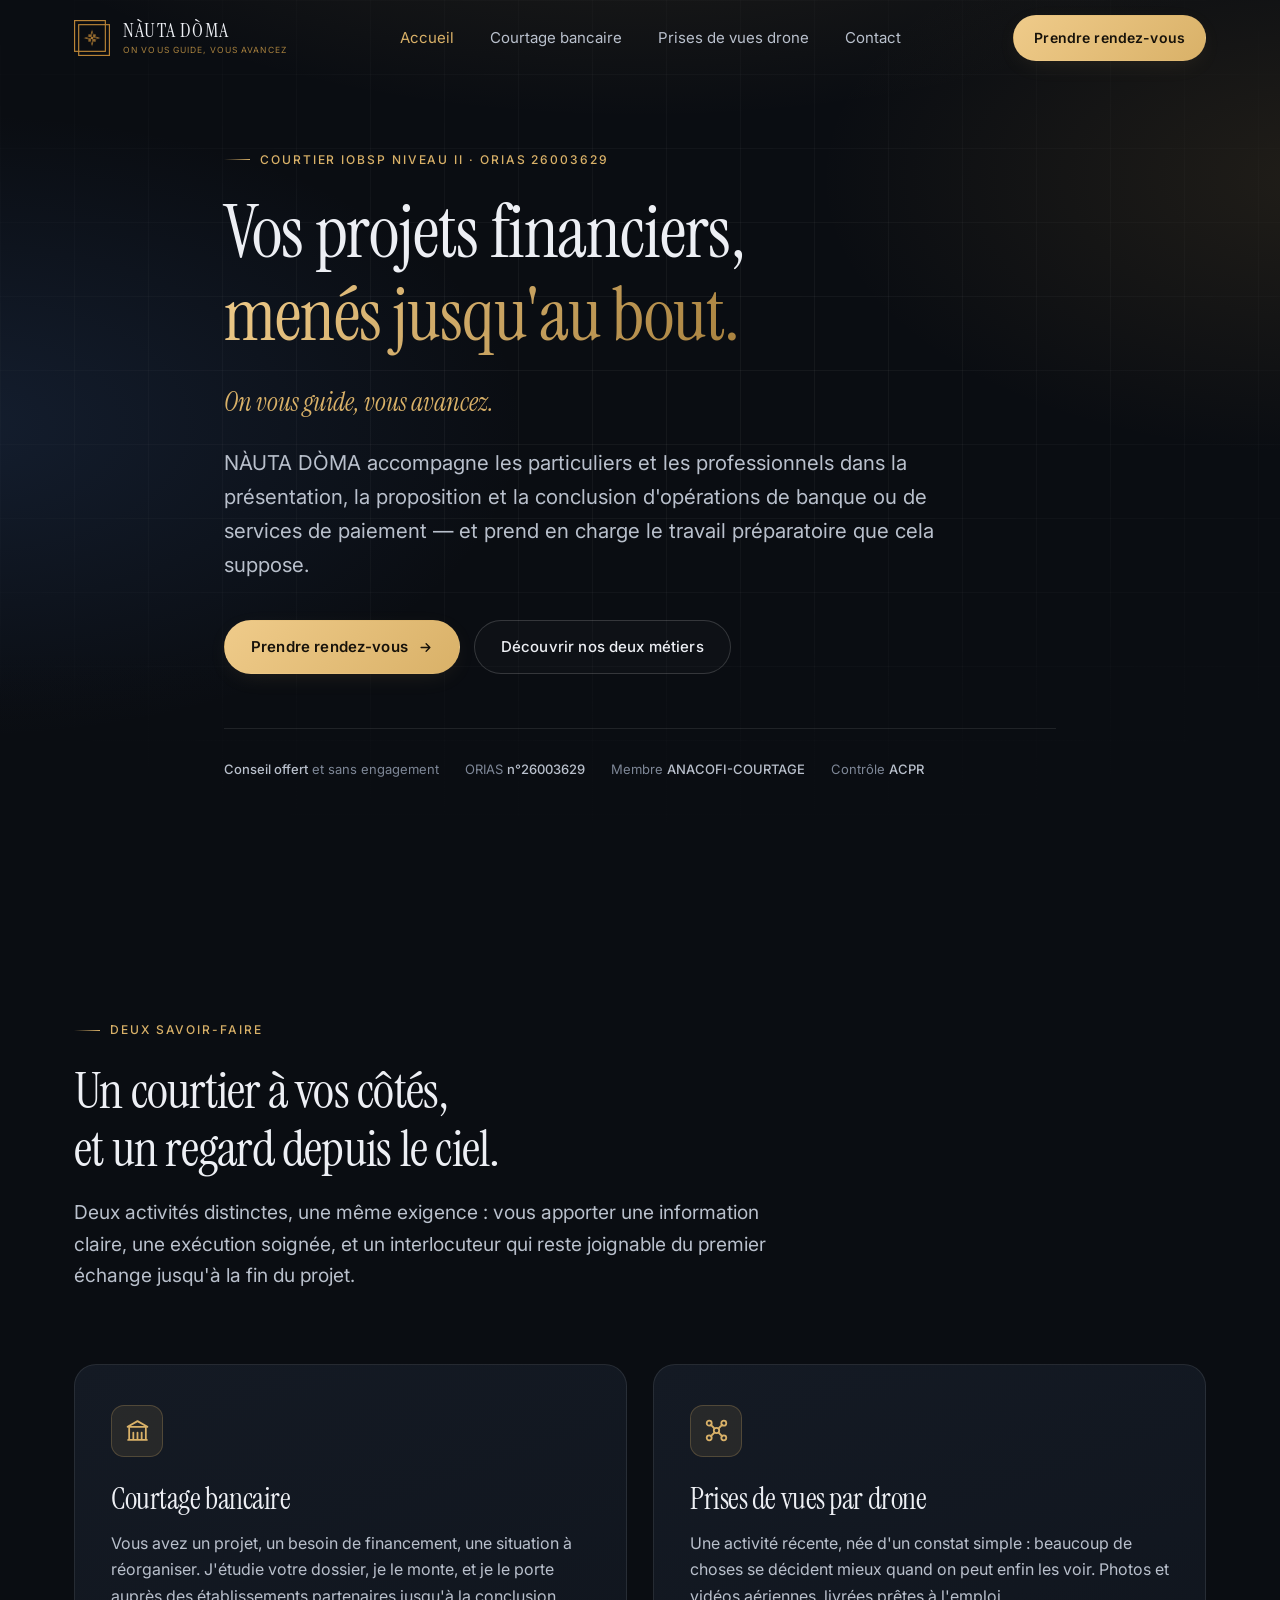
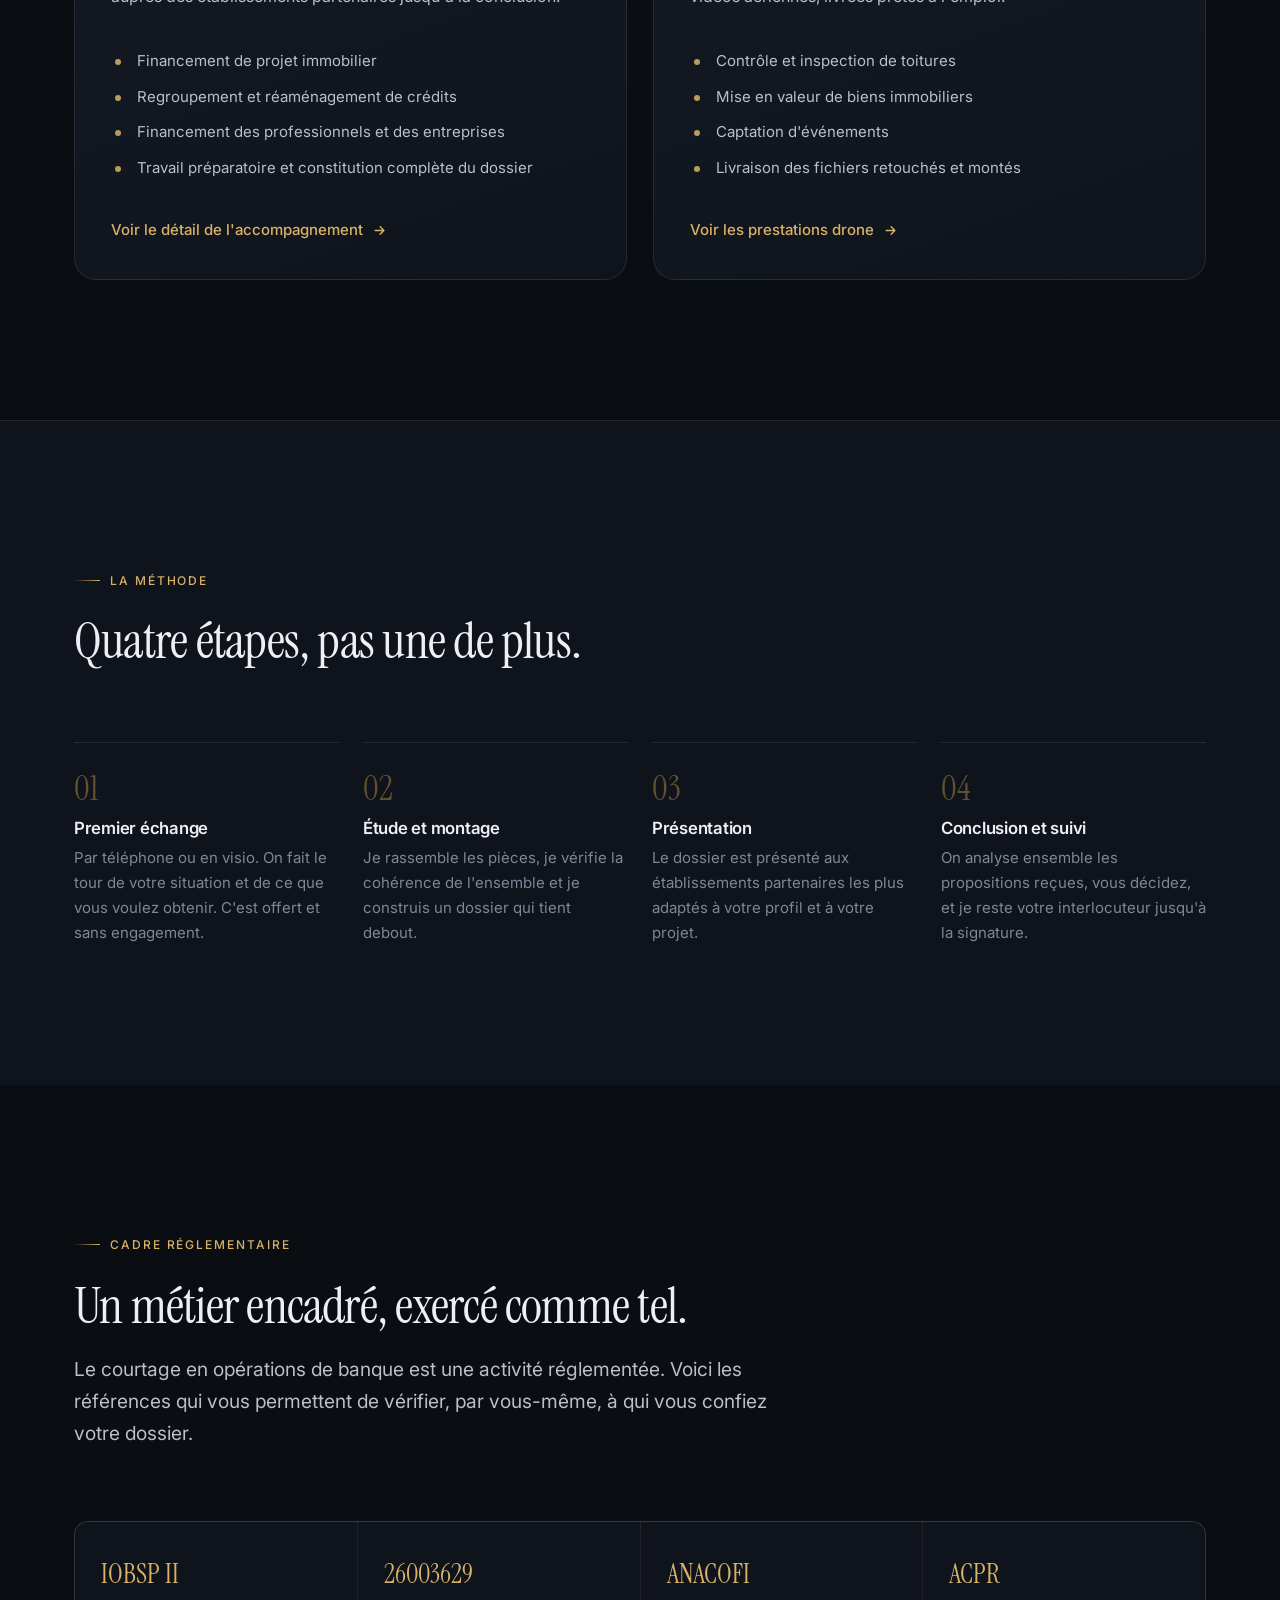
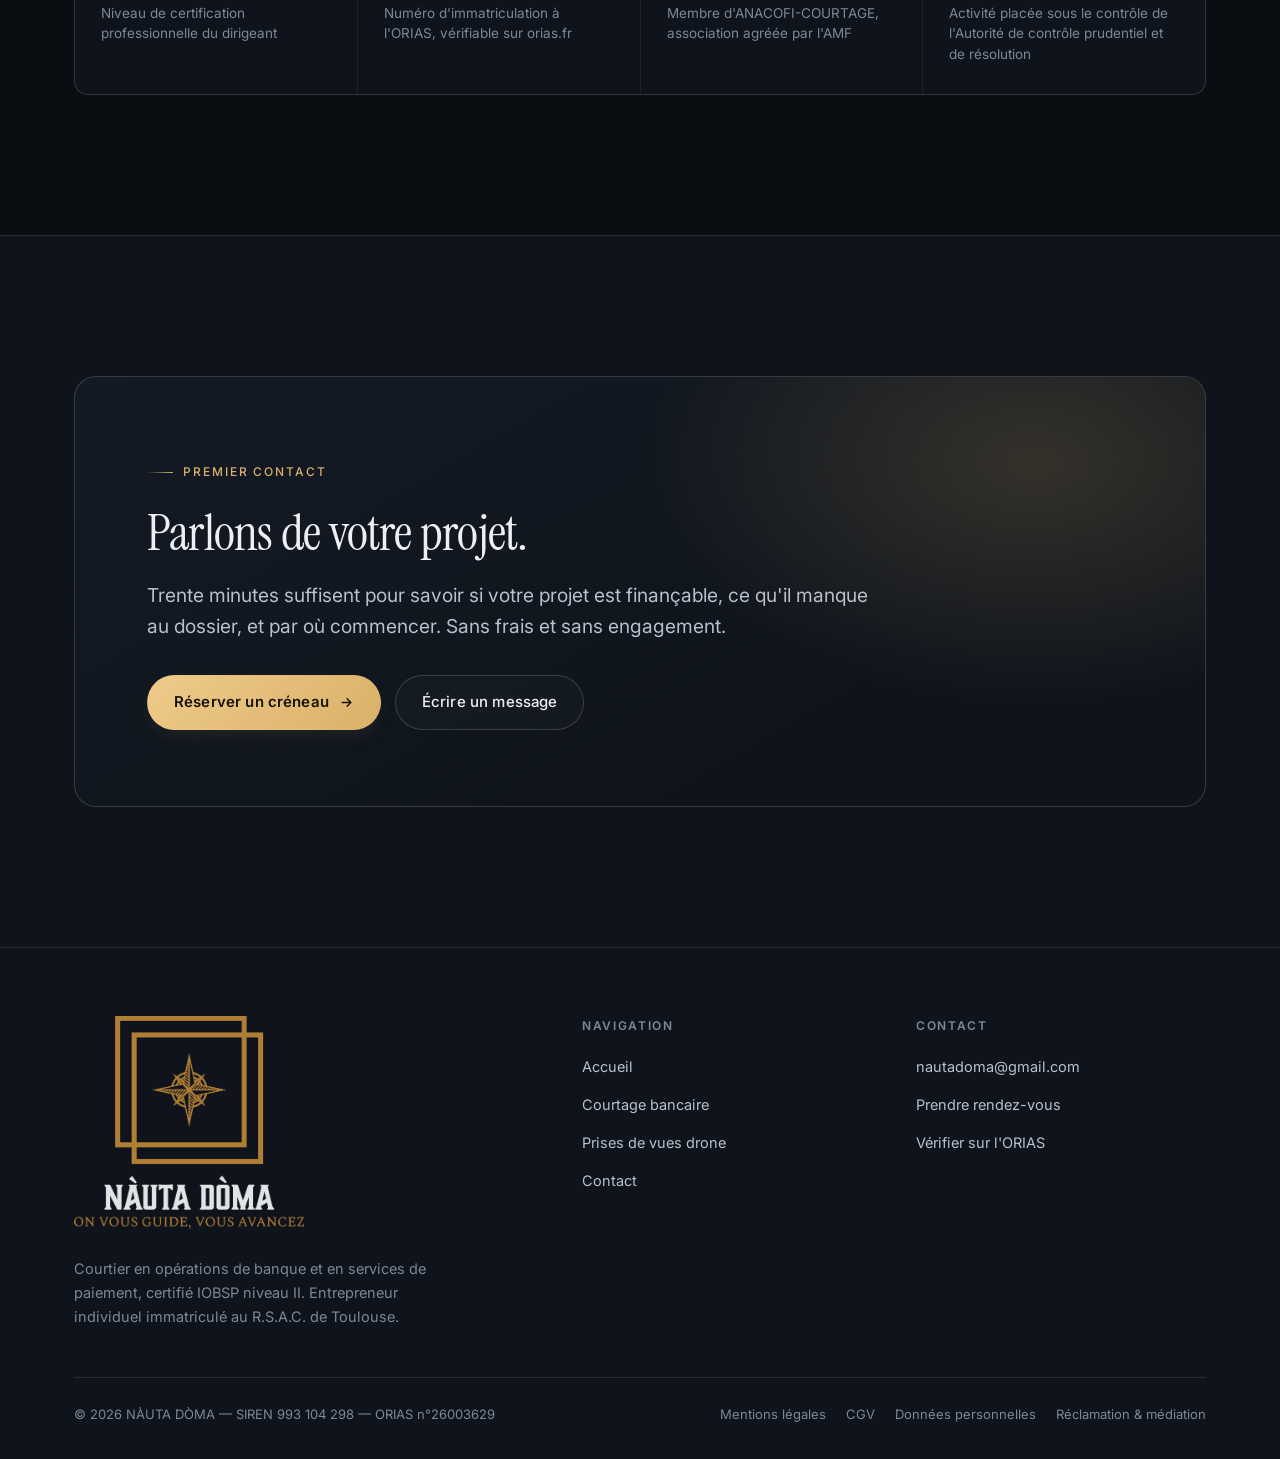
<file: index.html>
<!DOCTYPE html>
<html lang="fr">
<head>
<meta charset="utf-8">
<meta name="viewport" content="width=device-width, initial-scale=1">
<title>NÀUTA DÒMA — Courtage bancaire IOBSP & prises de vues par drone</title>
<meta name="description" content="Courtier en opérations de banque certifié IOBSP niveau II (ORIAS 26003629). Financement de vos projets, montage de dossier, et prises de vues par drone : inspection de toitures, valorisation de biens, événements.">
<link rel="canonical" href="https://nautadoma.com/">
<meta name="theme-color" content="#0A0D12">

<meta property="og:type" content="website">
<meta property="og:locale" content="fr_FR">
<meta property="og:site_name" content="NÀUTA DÒMA">
<meta property="og:title" content="NÀUTA DÒMA — Courtage bancaire & prises de vues par drone">
<meta property="og:description" content="Un interlocuteur unique pour financer vos projets, et un regard depuis le ciel pour vos biens.">
<meta property="og:url" content="https://nautadoma.com/">
<meta property="og:image" content="https://nautadoma.com/assets/img/logo-complet-clair.png">

<link rel="icon" href="assets/img/favicon.png" type="image/png">
<link rel="apple-touch-icon" href="assets/img/apple-touch-icon.png">
<link rel="preconnect" href="https://fonts.googleapis.com">
<link rel="preconnect" href="https://fonts.gstatic.com" crossorigin>
<link href="https://fonts.googleapis.com/css2?family=Instrument+Serif:ital@0;1&family=Inter:wght@400;500;600&display=swap" rel="stylesheet">
<link rel="stylesheet" href="assets/css/style.css">

<script type="application/ld+json">
{
  "@context": "https://schema.org",
  "@type": "FinancialService",
  "name": "NAUTA DOMA",
  "alternateName": "NÀUTA DÒMA",
  "slogan": "On vous guide, vous avancez",
  "logo": "https://nautadoma.com/assets/img/logo-complet-clair.png",
  "url": "https://nautadoma.com/",
  "email": "nautadoma@gmail.com",
  "description": "Courtier en opérations de banque et en services de paiement, certifié IOBSP niveau II. Prises de vues par drone.",
  "address": { "@type": "PostalAddress", "addressLocality": "Nailoux", "postalCode": "31560", "addressCountry": "FR" },
  "identifier": [
    { "@type": "PropertyValue", "name": "SIREN", "value": "993104298" },
    { "@type": "PropertyValue", "name": "ORIAS", "value": "26003629" }
  ]
}
</script>
</head>
<body>

<header class="site-header">
  <div class="wrap nav">
    <a class="brand" href="index.html" aria-label="NÀUTA DÒMA — accueil">
      <img class="brand__mark" src="assets/img/logo-emblem.png" alt="" width="36" height="36" decoding="async">
      <span class="brand__text">
        <span class="brand__name">NÀUTA DÒMA</span>
        <span class="brand__sub">On vous guide, vous avancez</span>
      </span>
    </a>

    <nav class="nav__links" id="menu" aria-label="Navigation principale">
      <a href="index.html" class="is-active">Accueil</a>
      <a href="courtage.html">Courtage bancaire</a>
      <a href="drone.html">Prises de vues drone</a>
      <a href="contact.html">Contact</a>
    </nav>

    <div class="nav__cta">
      <a class="btn btn--gold btn--sm" href="https://calendly.com/nautadoma" target="_blank" rel="noopener">Prendre rendez-vous</a>
      <button class="nav__toggle" type="button" aria-expanded="false" aria-controls="menu" aria-label="Ouvrir le menu"><span></span></button>
    </div>
  </div>
</header>

<main>

  <!-- ============================ HERO ============================ -->
  <section class="hero">
    <div class="hero__bg" aria-hidden="true">
      <div class="hero__grid"></div>
      <div class="hero__fade"></div>
    </div>

    <div class="wrap hero__inner">
      <span class="eyebrow reveal">Courtier IOBSP niveau II · ORIAS 26003629</span>

      <h1 class="h1 reveal" data-delay="1">
        Vos projets financiers,<br><em>menés jusqu'au bout.</em>
      </h1>

      <p class="hero__tagline reveal" data-delay="2">On vous guide, vous avancez.</p>

      <p class="hero__lead reveal" data-delay="2">
        NÀUTA DÒMA accompagne les particuliers et les professionnels dans la présentation,
        la proposition et la conclusion d'opérations de banque ou de services de paiement —
        et prend en charge le travail préparatoire que cela suppose.
      </p>

      <div class="hero__actions reveal" data-delay="3">
        <a class="btn btn--gold" href="https://calendly.com/nautadoma" target="_blank" rel="noopener">
          Prendre rendez-vous
          <svg class="arrow" width="15" height="15" viewBox="0 0 24 24" fill="none" stroke="currentColor" stroke-width="2.2" stroke-linecap="round" stroke-linejoin="round" aria-hidden="true"><path d="M5 12h14M13 6l6 6-6 6"/></svg>
        </a>
        <a class="btn btn--ghost" href="#poles">Découvrir nos deux métiers</a>
      </div>

      <div class="hero__badges reveal" data-delay="4">
        <span><strong>Conseil offert</strong> et sans engagement</span>
        <span>ORIAS <strong>n°26003629</strong></span>
        <span>Membre <strong>ANACOFI-COURTAGE</strong></span>
        <span>Contrôle <strong>ACPR</strong></span>
      </div>
    </div>
  </section>

  <!-- ============================ POLES ============================ -->
  <section class="section" id="poles">
    <div class="wrap">
      <div class="section-head reveal">
        <span class="eyebrow">Deux savoir-faire</span>
        <h2 class="h2">Un courtier à vos côtés,<br>et un regard depuis le ciel.</h2>
        <p class="lead" style="margin-top:20px">
          Deux activités distinctes, une même exigence : vous apporter une information claire,
          une exécution soignée, et un interlocuteur qui reste joignable du premier échange
          jusqu'à la fin du projet.
        </p>
      </div>

      <div class="poles">

        <article class="pole reveal">
          <div class="pole__icon" aria-hidden="true">
            <svg viewBox="0 0 24 24" fill="none" stroke="currentColor" stroke-width="1.7" stroke-linecap="round" stroke-linejoin="round">
              <path d="M3 21h18M4 21V10M20 21V10M12 3 2.5 8.5h19L12 3ZM8 21v-7M12 21v-7M16 21v-7"/>
            </svg>
          </div>
          <h3 class="h3">Courtage bancaire</h3>
          <p>
            Vous avez un projet, un besoin de financement, une situation à réorganiser.
            J'étudie votre dossier, je le monte, et je le porte auprès des établissements
            partenaires jusqu'à la conclusion.
          </p>
          <ul class="pole__list">
            <li>Financement de projet immobilier</li>
            <li>Regroupement et réaménagement de crédits</li>
            <li>Financement des professionnels et des entreprises</li>
            <li>Travail préparatoire et constitution complète du dossier</li>
          </ul>
          <div class="pole__foot">
            <a class="pole__link" href="courtage.html">
              Voir le détail de l'accompagnement
              <svg class="arrow" width="15" height="15" viewBox="0 0 24 24" fill="none" stroke="currentColor" stroke-width="2.2" stroke-linecap="round" stroke-linejoin="round" aria-hidden="true"><path d="M5 12h14M13 6l6 6-6 6"/></svg>
            </a>
          </div>
        </article>

        <article class="pole reveal" data-delay="1">
          <div class="pole__icon" aria-hidden="true">
            <svg viewBox="0 0 24 24" fill="none" stroke="currentColor" stroke-width="1.7" stroke-linecap="round" stroke-linejoin="round">
              <circle cx="12" cy="12" r="2.6"/>
              <path d="M9.6 9.6 6.4 6.4M14.4 9.6l3.2-3.2M9.6 14.4l-3.2 3.2M14.4 14.4l3.2 3.2"/>
              <circle cx="5" cy="5" r="2.4"/><circle cx="19" cy="5" r="2.4"/>
              <circle cx="5" cy="19" r="2.4"/><circle cx="19" cy="19" r="2.4"/>
            </svg>
          </div>
          <h3 class="h3">Prises de vues par drone</h3>
          <p>
            Une activité récente, née d'un constat simple : beaucoup de choses se décident
            mieux quand on peut enfin les voir. Photos et vidéos aériennes, livrées prêtes
            à l'emploi.
          </p>
          <ul class="pole__list">
            <li>Contrôle et inspection de toitures</li>
            <li>Mise en valeur de biens immobiliers</li>
            <li>Captation d'événements</li>
            <li>Livraison des fichiers retouchés et montés</li>
          </ul>
          <div class="pole__foot">
            <a class="pole__link" href="drone.html">
              Voir les prestations drone
              <svg class="arrow" width="15" height="15" viewBox="0 0 24 24" fill="none" stroke="currentColor" stroke-width="2.2" stroke-linecap="round" stroke-linejoin="round" aria-hidden="true"><path d="M5 12h14M13 6l6 6-6 6"/></svg>
            </a>
          </div>
        </article>

      </div>
    </div>
  </section>

  <!-- ============================ MÉTHODE ============================ -->
  <section class="section section--alt section--line">
    <div class="wrap">
      <div class="section-head reveal">
        <span class="eyebrow">La méthode</span>
        <h2 class="h2">Quatre étapes, pas une de plus.</h2>
      </div>

      <div class="steps">
        <div class="step reveal">
          <div class="step__body">
            <h4>Premier échange</h4>
            <p>Par téléphone ou en visio. On fait le tour de votre situation et de ce que vous voulez obtenir. C'est offert et sans engagement.</p>
          </div>
        </div>
        <div class="step reveal" data-delay="1">
          <div class="step__body">
            <h4>Étude et montage</h4>
            <p>Je rassemble les pièces, je vérifie la cohérence de l'ensemble et je construis un dossier qui tient debout.</p>
          </div>
        </div>
        <div class="step reveal" data-delay="2">
          <div class="step__body">
            <h4>Présentation</h4>
            <p>Le dossier est présenté aux établissements partenaires les plus adaptés à votre profil et à votre projet.</p>
          </div>
        </div>
        <div class="step reveal" data-delay="3">
          <div class="step__body">
            <h4>Conclusion et suivi</h4>
            <p>On analyse ensemble les propositions reçues, vous décidez, et je reste votre interlocuteur jusqu'à la signature.</p>
          </div>
        </div>
      </div>
    </div>
  </section>

  <!-- ============================ CONFIANCE ============================ -->
  <section class="section">
    <div class="wrap">
      <div class="section-head reveal">
        <span class="eyebrow">Cadre réglementaire</span>
        <h2 class="h2">Un métier encadré, exercé comme tel.</h2>
        <p class="lead" style="margin-top:20px">
          Le courtage en opérations de banque est une activité réglementée. Voici les
          références qui vous permettent de vérifier, par vous-même, à qui vous confiez
          votre dossier.
        </p>
      </div>

      <div class="trust reveal">
        <div class="trust__item">
          <div class="trust__val">IOBSP II</div>
          <div class="trust__lab">Niveau de certification professionnelle du dirigeant</div>
        </div>
        <div class="trust__item">
          <div class="trust__val">26003629</div>
          <div class="trust__lab">Numéro d'immatriculation à l'ORIAS, vérifiable sur orias.fr</div>
        </div>
        <div class="trust__item">
          <div class="trust__val">ANACOFI</div>
          <div class="trust__lab">Membre d'ANACOFI-COURTAGE, association agréée par l'AMF</div>
        </div>
        <div class="trust__item">
          <div class="trust__val">ACPR</div>
          <div class="trust__lab">Activité placée sous le contrôle de l'Autorité de contrôle prudentiel et de résolution</div>
        </div>
      </div>
    </div>
  </section>

  <!-- ============================ CTA ============================ -->
  <section class="section section--alt section--line">
    <div class="wrap">
      <div class="cta-band reveal">
        <span class="eyebrow">Premier contact</span>
        <h2 class="h2">Parlons de votre projet.</h2>
        <p class="lead">
          Trente minutes suffisent pour savoir si votre projet est finançable, ce qu'il
          manque au dossier, et par où commencer. Sans frais et sans engagement.
        </p>
        <div class="cta-band__actions">
          <a class="btn btn--gold" href="https://calendly.com/nautadoma" target="_blank" rel="noopener">
            Réserver un créneau
            <svg class="arrow" width="15" height="15" viewBox="0 0 24 24" fill="none" stroke="currentColor" stroke-width="2.2" stroke-linecap="round" stroke-linejoin="round" aria-hidden="true"><path d="M5 12h14M13 6l6 6-6 6"/></svg>
          </a>
          <a class="btn btn--ghost" href="contact.html">Écrire un message</a>
        </div>
      </div>
    </div>
  </section>

</main>

<footer class="site-footer">
  <div class="wrap">
    <div class="footer-grid">
      <div>
        <a class="footer-logo" href="index.html" aria-label="NÀUTA DÒMA — accueil">
          <img src="assets/img/logo-complet-sombre.png" alt="NÀUTA DÒMA — on vous guide, vous avancez" width="230" decoding="async">
        </a>
        <p>
          Courtier en opérations de banque et en services de paiement, certifié IOBSP
          niveau II. Entrepreneur individuel immatriculé au R.S.A.C. de Toulouse.
        </p>
      </div>

      <div class="footer-col">
        <h5>Navigation</h5>
        <ul>
          <li><a href="index.html">Accueil</a></li>
          <li><a href="courtage.html">Courtage bancaire</a></li>
          <li><a href="drone.html">Prises de vues drone</a></li>
          <li><a href="contact.html">Contact</a></li>
        </ul>
      </div>

      <div class="footer-col">
        <h5>Contact</h5>
        <ul>
          <li><a href="mailto:nautadoma@gmail.com">nautadoma@gmail.com</a></li>
          <li><a href="https://calendly.com/nautadoma" target="_blank" rel="noopener">Prendre rendez-vous</a></li>
          <li><a href="https://www.orias.fr" target="_blank" rel="noopener">Vérifier sur l'ORIAS</a></li>
        </ul>
      </div>
    </div>

    <div class="footer-bottom">
      <span>© <span data-year>2026</span> NÀUTA DÒMA — SIREN 993 104 298 — ORIAS n°26003629</span>
      <div class="footer-legal">
        <a href="mentions-legales.html">Mentions légales</a>
        <a href="mentions-legales.html#cgv">CGV</a>
        <a href="mentions-legales.html#donnees">Données personnelles</a>
        <a href="mentions-legales.html#reclamation">Réclamation &amp; médiation</a>
      </div>
    </div>
  </div>
</footer>

<script src="assets/js/main.js"></script>
</body>
</html>
</file>
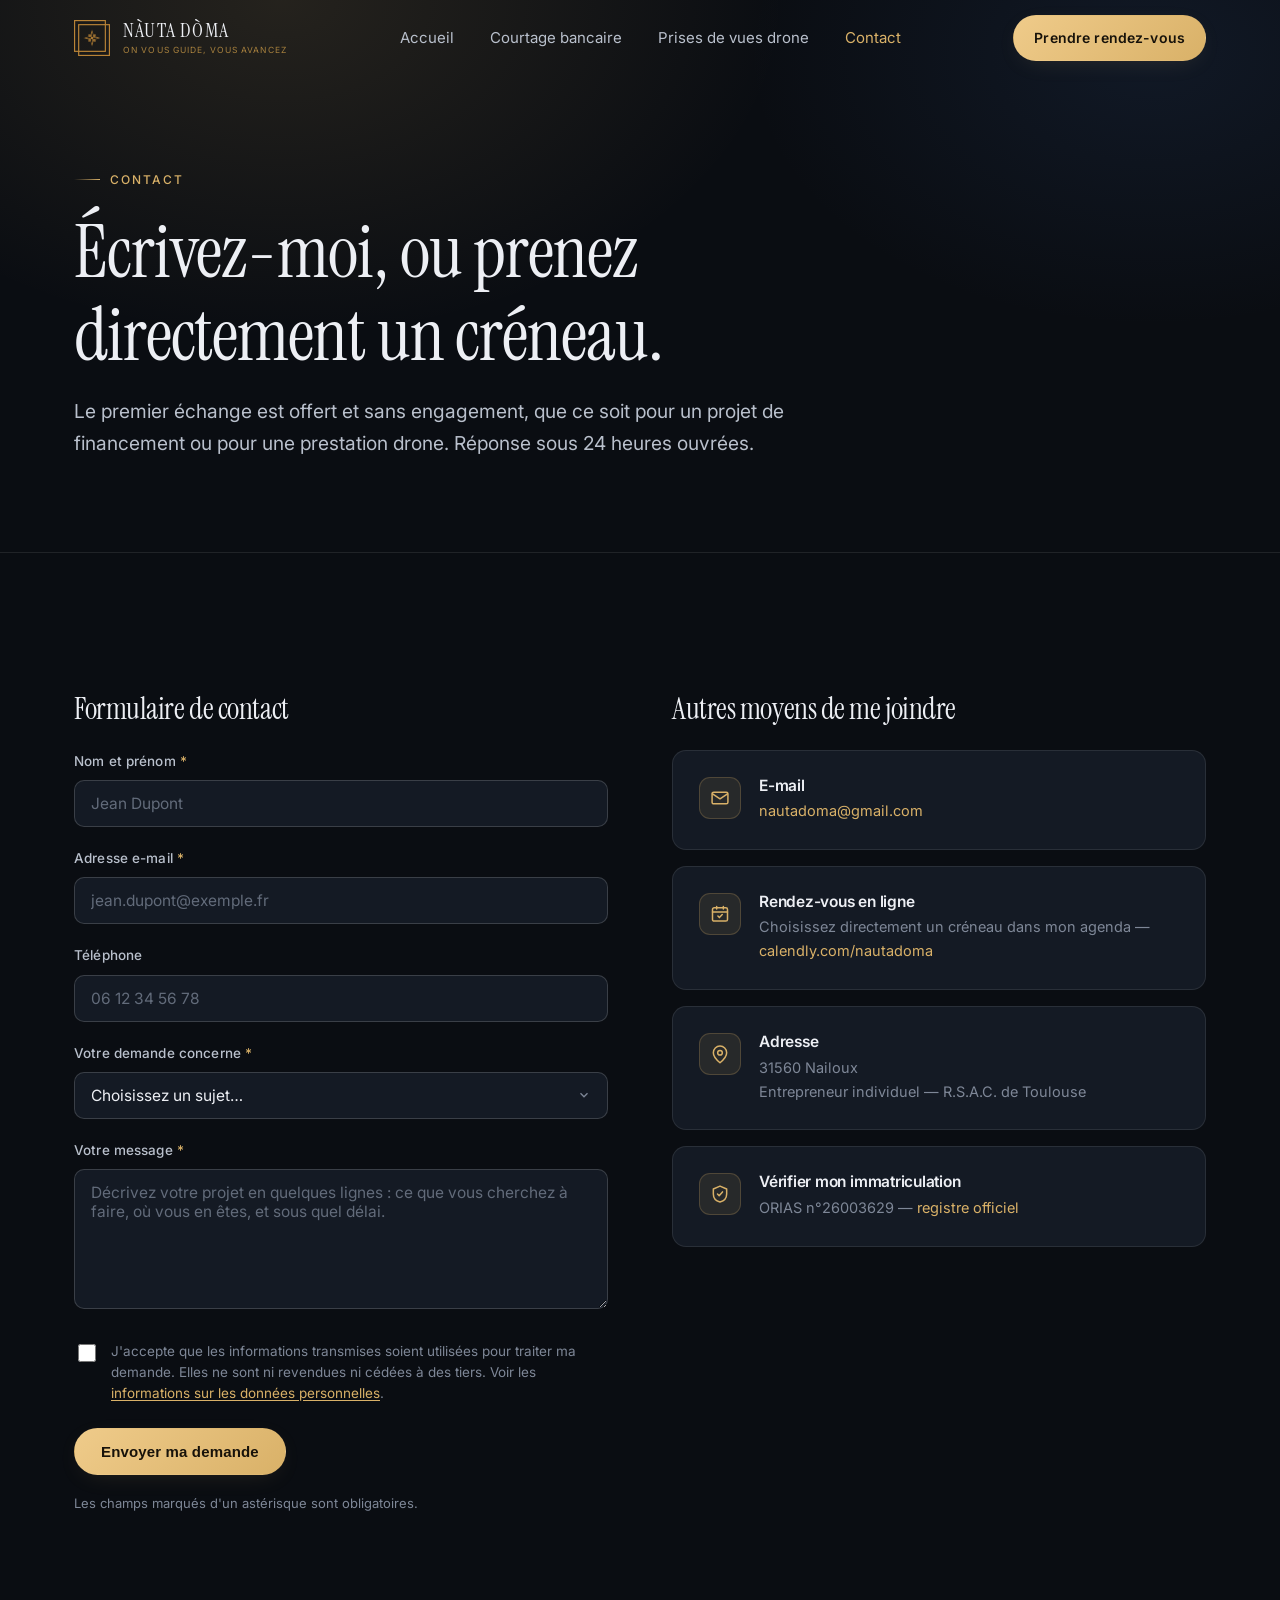
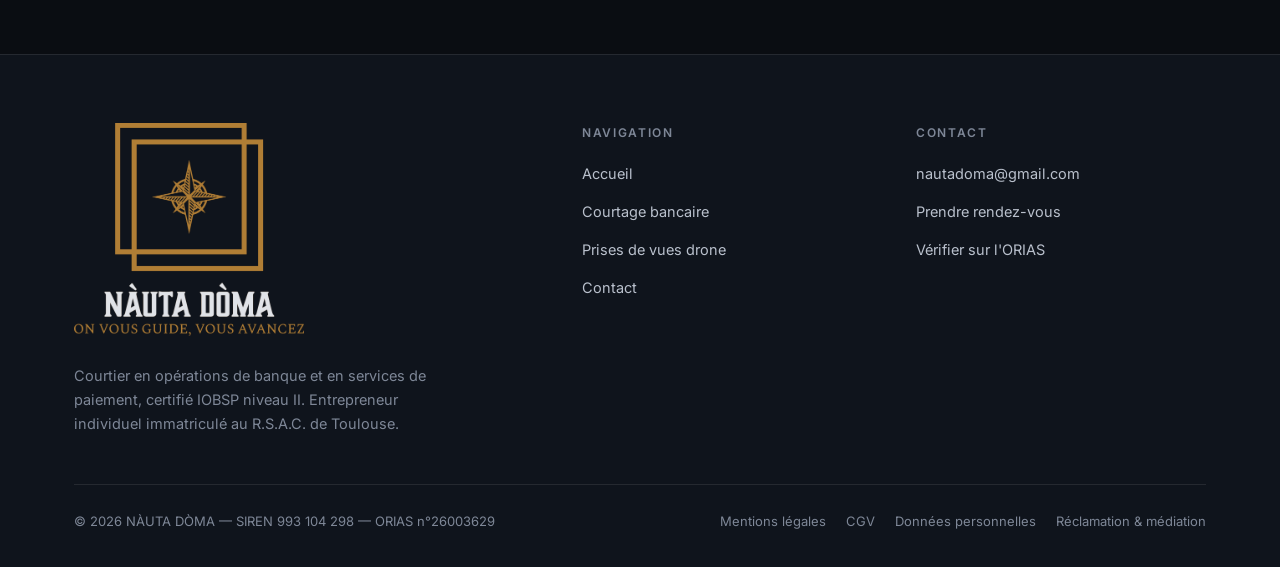
<file: contact.html>
<!DOCTYPE html>
<html lang="fr">
<head>
<meta charset="utf-8">
<meta name="viewport" content="width=device-width, initial-scale=1">
<title>Contact — NÀUTA DÒMA</title>
<meta name="description" content="Contactez NÀUTA DÒMA : prise de rendez-vous en ligne, formulaire de contact, courtage bancaire et prestations drone.">
<link rel="canonical" href="https://nautadoma.com/contact.html">
<meta name="theme-color" content="#0A0D12">
<link rel="icon" href="assets/img/favicon.png" type="image/png">
<link rel="apple-touch-icon" href="assets/img/apple-touch-icon.png">
<link rel="preconnect" href="https://fonts.googleapis.com">
<link rel="preconnect" href="https://fonts.gstatic.com" crossorigin>
<link href="https://fonts.googleapis.com/css2?family=Instrument+Serif:ital@0;1&family=Inter:wght@400;500;600&display=swap" rel="stylesheet">
<link rel="stylesheet" href="assets/css/style.css">
</head>
<body>

<header class="site-header">
  <div class="wrap nav">
    <a class="brand" href="index.html" aria-label="NÀUTA DÒMA — accueil">
      <img class="brand__mark" src="assets/img/logo-emblem.png" alt="" width="36" height="36" decoding="async">
      <span class="brand__text">
        <span class="brand__name">NÀUTA DÒMA</span>
        <span class="brand__sub">On vous guide, vous avancez</span>
      </span>
    </a>
    <nav class="nav__links" id="menu" aria-label="Navigation principale">
      <a href="index.html">Accueil</a>
      <a href="courtage.html">Courtage bancaire</a>
      <a href="drone.html">Prises de vues drone</a>
      <a href="contact.html" class="is-active">Contact</a>
    </nav>
    <div class="nav__cta">
      <a class="btn btn--gold btn--sm" href="https://calendly.com/nautadoma" target="_blank" rel="noopener">Prendre rendez-vous</a>
      <button class="nav__toggle" type="button" aria-expanded="false" aria-controls="menu" aria-label="Ouvrir le menu"><span></span></button>
    </div>
  </div>
</header>

<main>

  <section class="page-head">
    <div class="wrap">
      <span class="eyebrow reveal">Contact</span>
      <h1 class="h1 reveal" data-delay="1">Écrivez-moi, ou prenez directement un créneau.</h1>
      <p class="lead reveal" data-delay="2">
        Le premier échange est offert et sans engagement, que ce soit pour un projet de
        financement ou pour une prestation drone. Réponse sous 24 heures ouvrées.
      </p>
    </div>
  </section>

  <section class="section">
    <div class="wrap">
      <div class="form-layout">

        <!-- ---------- Formulaire ---------- -->
        <div class="reveal">
          <h2 class="h3" style="margin-bottom:24px">Formulaire de contact</h2>

          <!--
            POUR ACTIVER L'ENVOI PAR MAIL :
            1. Créez un compte gratuit sur https://formspree.io
            2. Créez un formulaire, récupérez son identifiant
            3. Remplacez VOTRE_ID ci-dessous par cet identifiant
            Tant que ce n'est pas fait, le bouton ouvre le client mail du visiteur.
          -->
          <form id="contact-form" action="https://formspree.io/f/VOTRE_ID" method="POST" novalidate>

            <div class="field">
              <label for="nom">Nom et prénom <span class="req" aria-hidden="true">*</span></label>
              <input type="text" id="nom" name="nom" autocomplete="name" required placeholder="Jean Dupont">
            </div>

            <div class="field">
              <label for="email">Adresse e-mail <span class="req" aria-hidden="true">*</span></label>
              <input type="email" id="email" name="email" autocomplete="email" required placeholder="jean.dupont@exemple.fr">
            </div>

            <div class="field">
              <label for="telephone">Téléphone</label>
              <input type="tel" id="telephone" name="telephone" autocomplete="tel" placeholder="06 12 34 56 78">
            </div>

            <div class="field">
              <label for="sujet">Votre demande concerne <span class="req" aria-hidden="true">*</span></label>
              <select id="sujet" name="sujet" required>
                <option value="">Choisissez un sujet…</option>
                <option>Financement immobilier</option>
                <option>Regroupement de crédits</option>
                <option>Financement professionnel</option>
                <option>Drone — inspection de toiture</option>
                <option>Drone — valorisation d'un bien</option>
                <option>Drone — captation d'événement</option>
                <option>Autre demande</option>
              </select>
            </div>

            <div class="field">
              <label for="message">Votre message <span class="req" aria-hidden="true">*</span></label>
              <textarea id="message" name="message" required placeholder="Décrivez votre projet en quelques lignes : ce que vous cherchez à faire, où vous en êtes, et sous quel délai."></textarea>
            </div>

            <div class="consent">
              <input type="checkbox" id="rgpd" name="consentement" required>
              <label for="rgpd">
                J'accepte que les informations transmises soient utilisées pour traiter ma demande.
                Elles ne sont ni revendues ni cédées à des tiers. Voir les
                <a href="mentions-legales.html#donnees">informations sur les données personnelles</a>.
              </label>
            </div>

            <button class="btn btn--gold" type="submit">Envoyer ma demande</button>
            <p id="form-status" role="status" aria-live="polite" style="margin-top:16px;font-size:14.5px"></p>
            <p class="form-note">Les champs marqués d'un astérisque sont obligatoires.</p>
          </form>
        </div>

        <!-- ---------- Coordonnées ---------- -->
        <div class="reveal" data-delay="1">
          <h2 class="h3" style="margin-bottom:24px">Autres moyens de me joindre</h2>

          <div class="contact-cards">

            <div class="contact-card">
              <div class="contact-card__icon" aria-hidden="true">
                <svg viewBox="0 0 24 24" fill="none" stroke="currentColor" stroke-width="1.8" stroke-linecap="round" stroke-linejoin="round"><rect x="2.5" y="5" width="19" height="14" rx="2"/><path d="m3 7 9 6 9-6"/></svg>
              </div>
              <div>
                <h4>E-mail</h4>
                <p><a href="mailto:nautadoma@gmail.com">nautadoma@gmail.com</a></p>
              </div>
            </div>

            <div class="contact-card">
              <div class="contact-card__icon" aria-hidden="true">
                <svg viewBox="0 0 24 24" fill="none" stroke="currentColor" stroke-width="1.8" stroke-linecap="round" stroke-linejoin="round"><rect x="3" y="4.5" width="18" height="16" rx="2"/><path d="M3 9.5h18M8 3v3M16 3v3"/><path d="m9.5 14.5 1.8 1.8 3.4-3.6"/></svg>
              </div>
              <div>
                <h4>Rendez-vous en ligne</h4>
                <p>Choisissez directement un créneau dans mon agenda —
                  <a href="https://calendly.com/nautadoma" target="_blank" rel="noopener">calendly.com/nautadoma</a>
                </p>
              </div>
            </div>

            <div class="contact-card">
              <div class="contact-card__icon" aria-hidden="true">
                <svg viewBox="0 0 24 24" fill="none" stroke="currentColor" stroke-width="1.8" stroke-linecap="round" stroke-linejoin="round"><path d="M20 10.5c0 5.5-8 12-8 12s-8-6.5-8-12a8 8 0 1 1 16 0Z"/><circle cx="12" cy="10.5" r="2.8"/></svg>
              </div>
              <div>
                <h4>Adresse</h4>
                <p>31560 Nailoux<br>Entrepreneur individuel — R.S.A.C. de Toulouse</p>
              </div>
            </div>

            <div class="contact-card">
              <div class="contact-card__icon" aria-hidden="true">
                <svg viewBox="0 0 24 24" fill="none" stroke="currentColor" stroke-width="1.8" stroke-linecap="round" stroke-linejoin="round"><path d="M12 2.5 4 6v6c0 5 3.4 8.4 8 9.5 4.6-1.1 8-4.5 8-9.5V6l-8-3.5Z"/><path d="m9 12 2 2 4-4.5"/></svg>
              </div>
              <div>
                <h4>Vérifier mon immatriculation</h4>
                <p>ORIAS n°26003629 —
                  <a href="https://www.orias.fr" target="_blank" rel="noopener">registre officiel</a>
                </p>
              </div>
            </div>

          </div>
        </div>

      </div>
    </div>
  </section>

</main>

<footer class="site-footer">
  <div class="wrap">
    <div class="footer-grid">
      <div>
        <a class="footer-logo" href="index.html" aria-label="NÀUTA DÒMA — accueil">
          <img src="assets/img/logo-complet-sombre.png" alt="NÀUTA DÒMA — on vous guide, vous avancez" width="230" decoding="async">
        </a>
        <p>Courtier en opérations de banque et en services de paiement, certifié IOBSP niveau II. Entrepreneur individuel immatriculé au R.S.A.C. de Toulouse.</p>
      </div>
      <div class="footer-col">
        <h5>Navigation</h5>
        <ul>
          <li><a href="index.html">Accueil</a></li>
          <li><a href="courtage.html">Courtage bancaire</a></li>
          <li><a href="drone.html">Prises de vues drone</a></li>
          <li><a href="contact.html">Contact</a></li>
        </ul>
      </div>
      <div class="footer-col">
        <h5>Contact</h5>
        <ul>
          <li><a href="mailto:nautadoma@gmail.com">nautadoma@gmail.com</a></li>
          <li><a href="https://calendly.com/nautadoma" target="_blank" rel="noopener">Prendre rendez-vous</a></li>
          <li><a href="https://www.orias.fr" target="_blank" rel="noopener">Vérifier sur l'ORIAS</a></li>
        </ul>
      </div>
    </div>
    <div class="footer-bottom">
      <span>© <span data-year>2026</span> NÀUTA DÒMA — SIREN 993 104 298 — ORIAS n°26003629</span>
      <div class="footer-legal">
        <a href="mentions-legales.html">Mentions légales</a>
        <a href="mentions-legales.html#cgv">CGV</a>
        <a href="mentions-legales.html#donnees">Données personnelles</a>
        <a href="mentions-legales.html#reclamation">Réclamation &amp; médiation</a>
      </div>
    </div>
  </div>
</footer>

<script src="assets/js/main.js"></script>
</body>
</html>
</file>
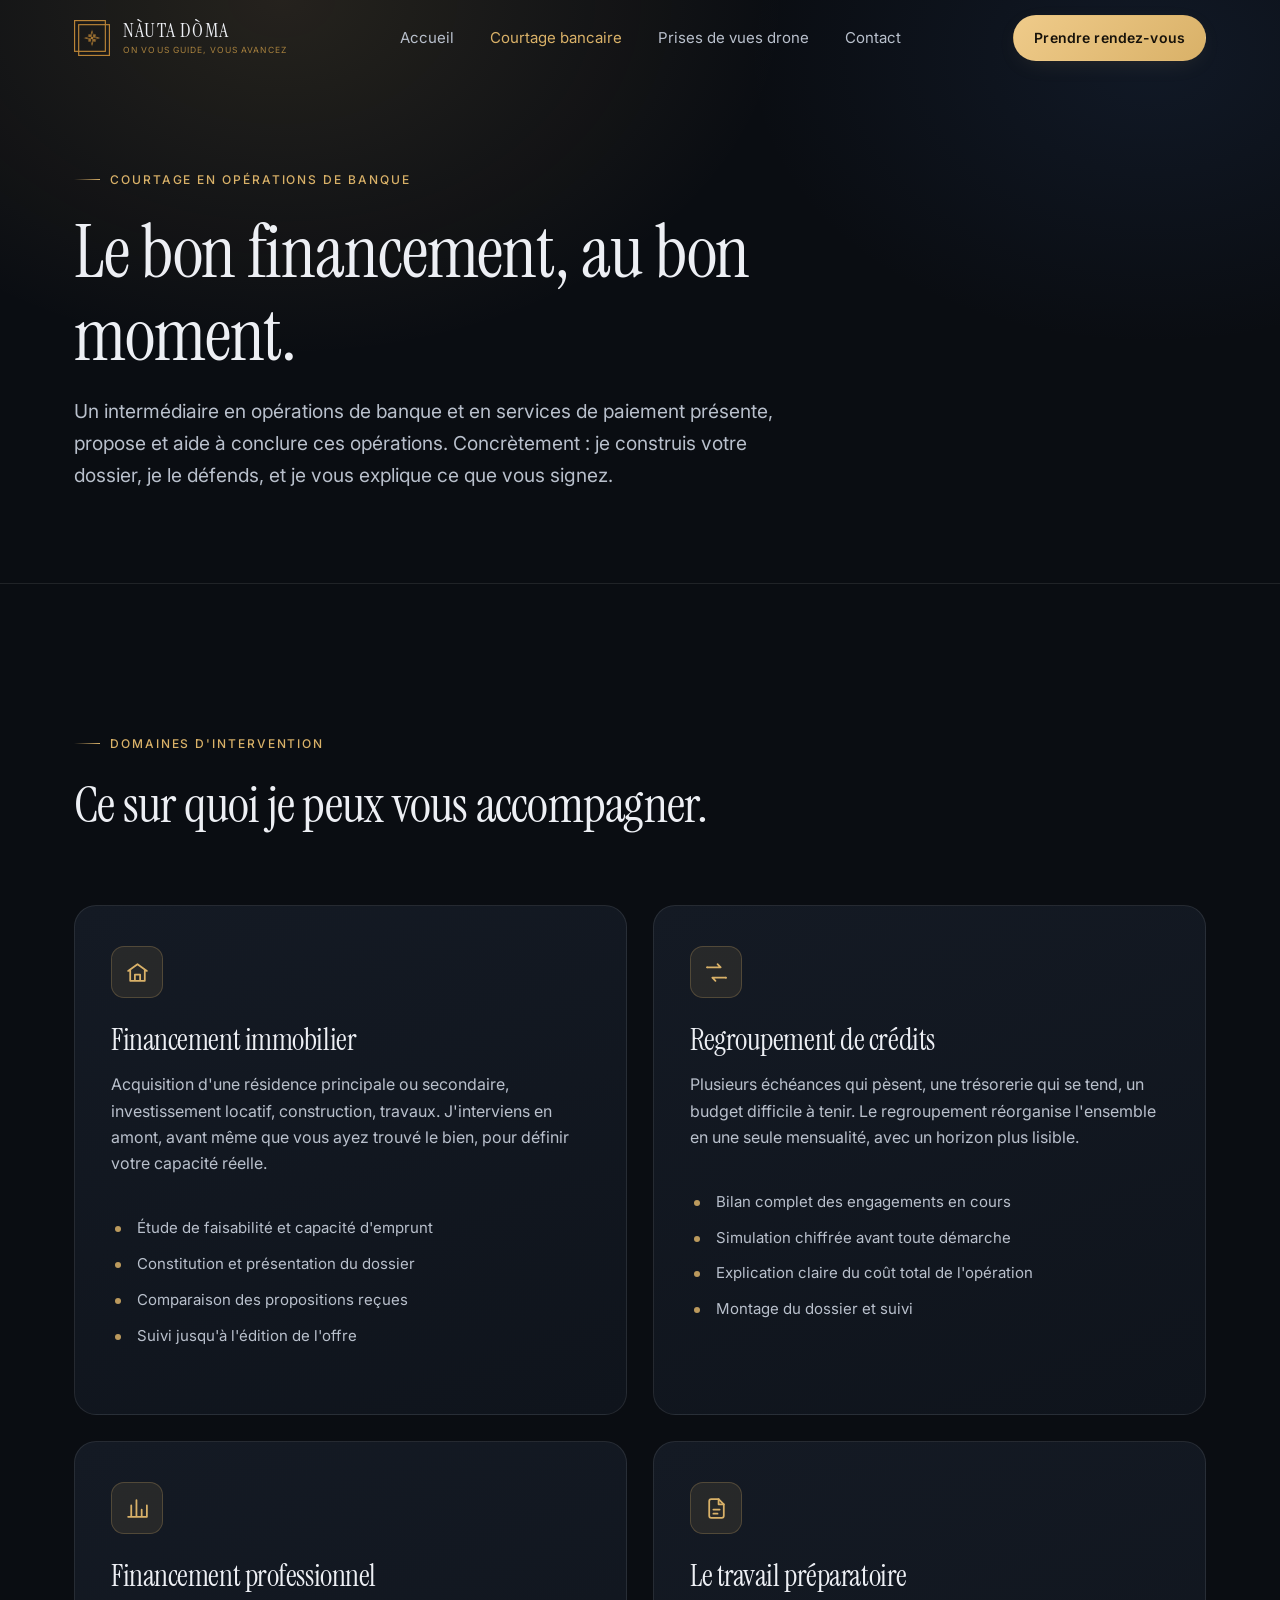
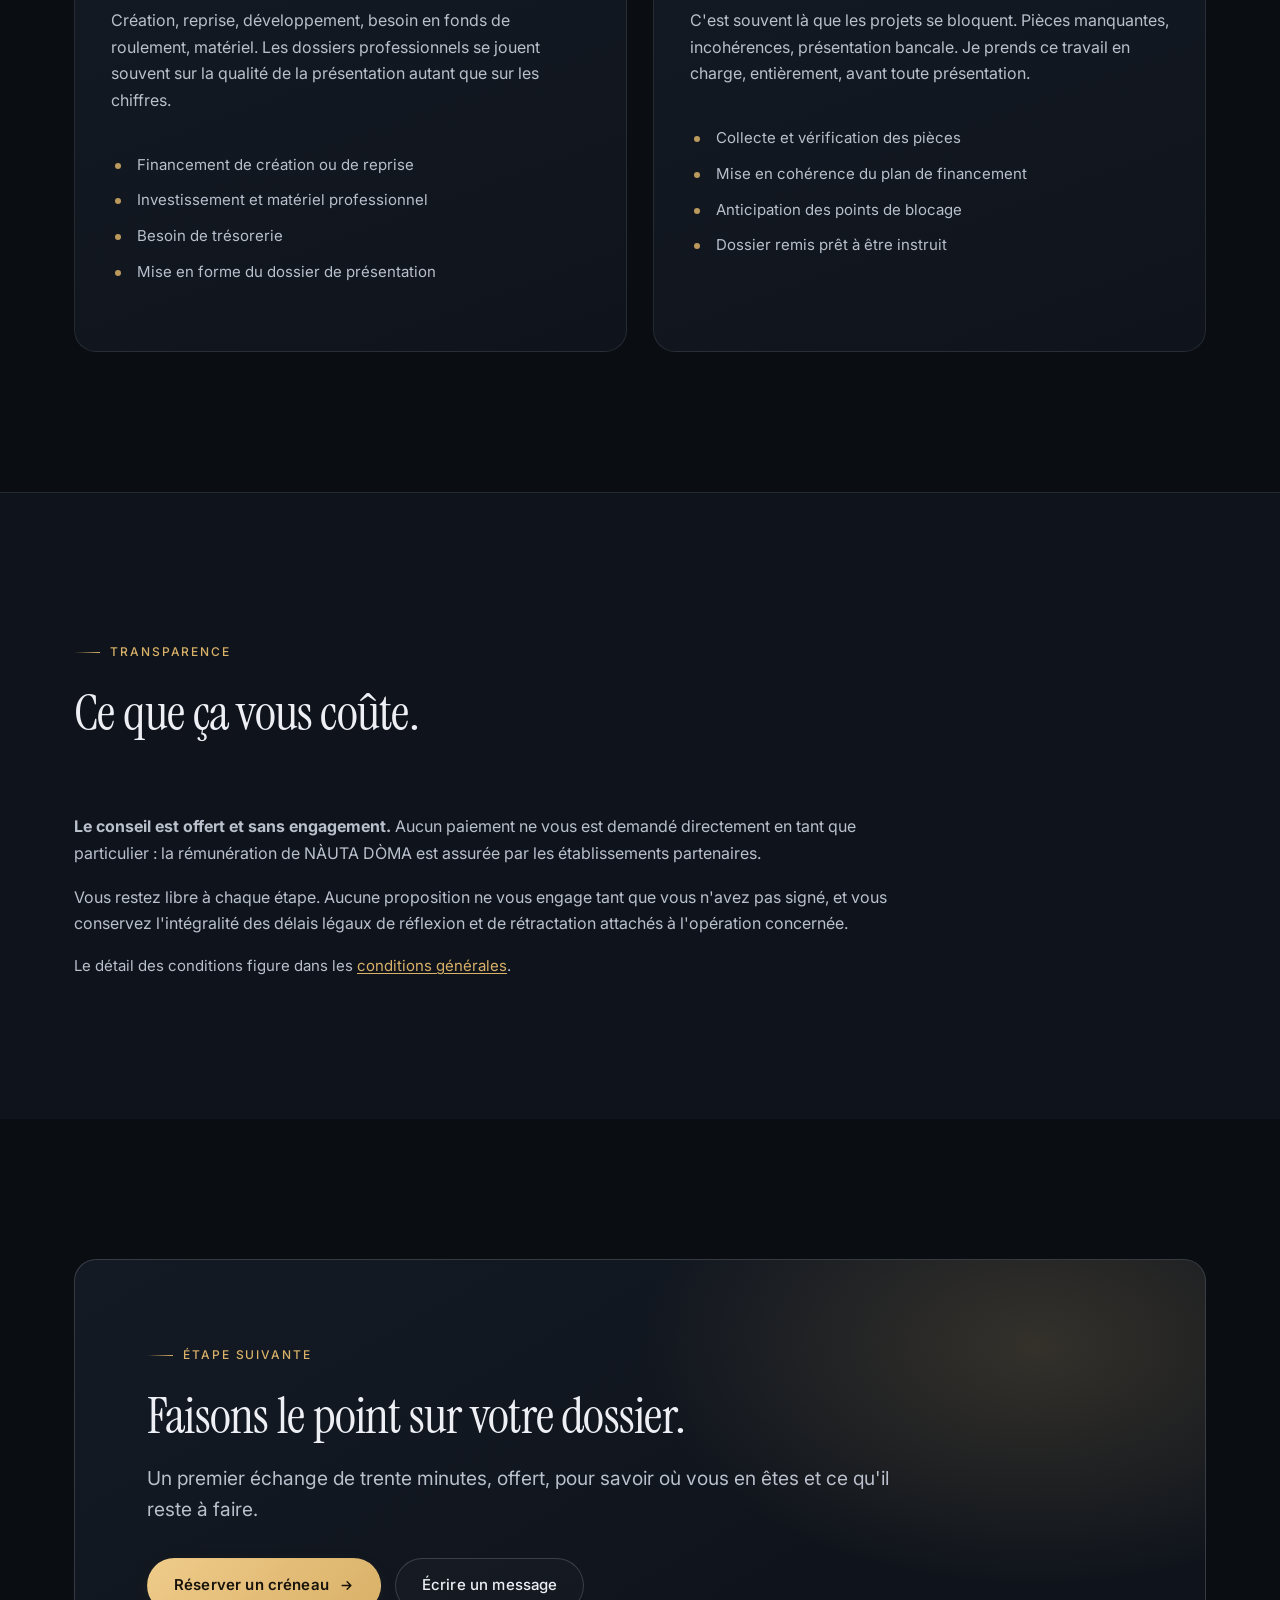
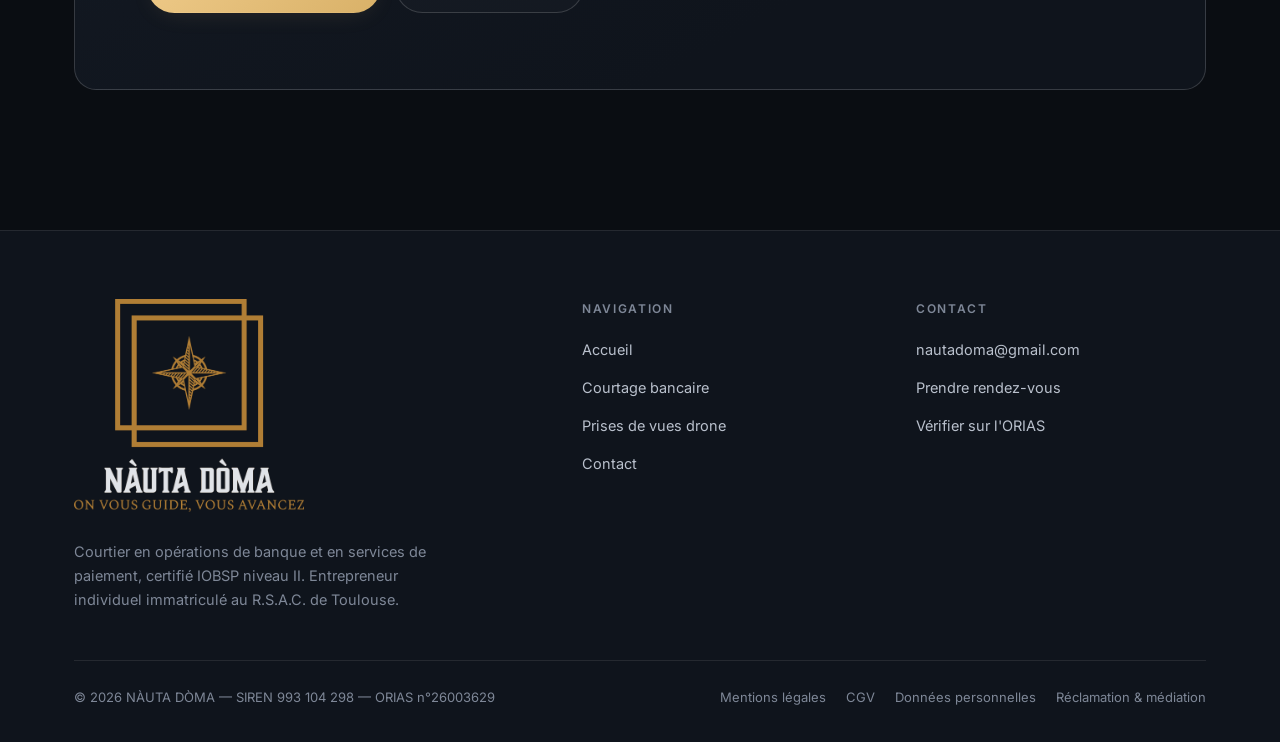
<file: courtage.html>
<!DOCTYPE html>
<html lang="fr">
<head>
<meta charset="utf-8">
<meta name="viewport" content="width=device-width, initial-scale=1">
<title>Courtage bancaire — NÀUTA DÒMA</title>
<meta name="description" content="Courtier IOBSP niveau II : financement immobilier, regroupement de crédits, financement professionnel. Montage complet du dossier et présentation aux établissements partenaires.">
<link rel="canonical" href="https://nautadoma.com/courtage.html">
<meta name="theme-color" content="#0A0D12">
<link rel="icon" href="assets/img/favicon.png" type="image/png">
<link rel="apple-touch-icon" href="assets/img/apple-touch-icon.png">
<link rel="preconnect" href="https://fonts.googleapis.com">
<link rel="preconnect" href="https://fonts.gstatic.com" crossorigin>
<link href="https://fonts.googleapis.com/css2?family=Instrument+Serif:ital@0;1&family=Inter:wght@400;500;600&display=swap" rel="stylesheet">
<link rel="stylesheet" href="assets/css/style.css">
</head>
<body>

<header class="site-header">
  <div class="wrap nav">
    <a class="brand" href="index.html" aria-label="NÀUTA DÒMA — accueil">
      <img class="brand__mark" src="assets/img/logo-emblem.png" alt="" width="36" height="36" decoding="async">
      <span class="brand__text">
        <span class="brand__name">NÀUTA DÒMA</span>
        <span class="brand__sub">On vous guide, vous avancez</span>
      </span>
    </a>
    <nav class="nav__links" id="menu" aria-label="Navigation principale">
      <a href="index.html">Accueil</a>
      <a href="courtage.html" class="is-active">Courtage bancaire</a>
      <a href="drone.html">Prises de vues drone</a>
      <a href="contact.html">Contact</a>
    </nav>
    <div class="nav__cta">
      <a class="btn btn--gold btn--sm" href="https://calendly.com/nautadoma" target="_blank" rel="noopener">Prendre rendez-vous</a>
      <button class="nav__toggle" type="button" aria-expanded="false" aria-controls="menu" aria-label="Ouvrir le menu"><span></span></button>
    </div>
  </div>
</header>

<main>

  <section class="page-head">
    <div class="wrap">
      <span class="eyebrow reveal">Courtage en opérations de banque</span>
      <h1 class="h1 reveal" data-delay="1">Le bon financement, au bon moment.</h1>
      <p class="lead reveal" data-delay="2">
        Un intermédiaire en opérations de banque et en services de paiement présente,
        propose et aide à conclure ces opérations. Concrètement : je construis votre
        dossier, je le défends, et je vous explique ce que vous signez.
      </p>
    </div>
  </section>

  <section class="section">
    <div class="wrap">
      <div class="section-head reveal">
        <span class="eyebrow">Domaines d'intervention</span>
        <h2 class="h2">Ce sur quoi je peux vous accompagner.</h2>
      </div>

      <div class="poles">
        <article class="pole reveal">
          <div class="pole__icon" aria-hidden="true">
            <svg viewBox="0 0 24 24" fill="none" stroke="currentColor" stroke-width="1.7" stroke-linecap="round" stroke-linejoin="round"><path d="M3 10.5 12 4l9 6.5M5 10v10h14V10M9.5 20v-6h5v6"/></svg>
          </div>
          <h3 class="h3">Financement immobilier</h3>
          <p>Acquisition d'une résidence principale ou secondaire, investissement locatif, construction, travaux. J'interviens en amont, avant même que vous ayez trouvé le bien, pour définir votre capacité réelle.</p>
          <ul class="pole__list">
            <li>Étude de faisabilité et capacité d'emprunt</li>
            <li>Constitution et présentation du dossier</li>
            <li>Comparaison des propositions reçues</li>
            <li>Suivi jusqu'à l'édition de l'offre</li>
          </ul>
        </article>

        <article class="pole reveal" data-delay="1">
          <div class="pole__icon" aria-hidden="true">
            <svg viewBox="0 0 24 24" fill="none" stroke="currentColor" stroke-width="1.7" stroke-linecap="round" stroke-linejoin="round"><path d="M3 7h13l-3-3M21 17H8l3 3"/><path d="M3 7v0M21 17v0"/></svg>
          </div>
          <h3 class="h3">Regroupement de crédits</h3>
          <p>Plusieurs échéances qui pèsent, une trésorerie qui se tend, un budget difficile à tenir. Le regroupement réorganise l'ensemble en une seule mensualité, avec un horizon plus lisible.</p>
          <ul class="pole__list">
            <li>Bilan complet des engagements en cours</li>
            <li>Simulation chiffrée avant toute démarche</li>
            <li>Explication claire du coût total de l'opération</li>
            <li>Montage du dossier et suivi</li>
          </ul>
        </article>

        <article class="pole reveal" data-delay="2">
          <div class="pole__icon" aria-hidden="true">
            <svg viewBox="0 0 24 24" fill="none" stroke="currentColor" stroke-width="1.7" stroke-linecap="round" stroke-linejoin="round"><path d="M3 20h18M6 20V9M11 20V4M16 20v-7M21 20v-11"/></svg>
          </div>
          <h3 class="h3">Financement professionnel</h3>
          <p>Création, reprise, développement, besoin en fonds de roulement, matériel. Les dossiers professionnels se jouent souvent sur la qualité de la présentation autant que sur les chiffres.</p>
          <ul class="pole__list">
            <li>Financement de création ou de reprise</li>
            <li>Investissement et matériel professionnel</li>
            <li>Besoin de trésorerie</li>
            <li>Mise en forme du dossier de présentation</li>
          </ul>
        </article>

        <article class="pole reveal" data-delay="3">
          <div class="pole__icon" aria-hidden="true">
            <svg viewBox="0 0 24 24" fill="none" stroke="currentColor" stroke-width="1.7" stroke-linecap="round" stroke-linejoin="round"><path d="M14 3H7a2 2 0 0 0-2 2v14a2 2 0 0 0 2 2h10a2 2 0 0 0 2-2V8l-5-5Z"/><path d="M14 3v5h5M9 13h6M9 17h4"/></svg>
          </div>
          <h3 class="h3">Le travail préparatoire</h3>
          <p>C'est souvent là que les projets se bloquent. Pièces manquantes, incohérences, présentation bancale. Je prends ce travail en charge, entièrement, avant toute présentation.</p>
          <ul class="pole__list">
            <li>Collecte et vérification des pièces</li>
            <li>Mise en cohérence du plan de financement</li>
            <li>Anticipation des points de blocage</li>
            <li>Dossier remis prêt à être instruit</li>
          </ul>
        </article>
      </div>
    </div>
  </section>

  <section class="section section--alt section--line">
    <div class="wrap">
      <div class="section-head reveal">
        <span class="eyebrow">Transparence</span>
        <h2 class="h2">Ce que ça vous coûte.</h2>
      </div>
      <div class="legal reveal">
        <p>
          <strong>Le conseil est offert et sans engagement.</strong> Aucun paiement ne vous est
          demandé directement en tant que particulier : la rémunération de NÀUTA DÒMA est
          assurée par les établissements partenaires.
        </p>
        <p>
          Vous restez libre à chaque étape. Aucune proposition ne vous engage tant que vous
          n'avez pas signé, et vous conservez l'intégralité des délais légaux de réflexion
          et de rétractation attachés à l'opération concernée.
        </p>
        <p class="muted" style="font-size:15px">
          Le détail des conditions figure dans les <a href="mentions-legales.html#cgv">conditions générales</a>.
        </p>
      </div>
    </div>
  </section>

  <section class="section">
    <div class="wrap">
      <div class="cta-band reveal">
        <span class="eyebrow">Étape suivante</span>
        <h2 class="h2">Faisons le point sur votre dossier.</h2>
        <p class="lead">Un premier échange de trente minutes, offert, pour savoir où vous en êtes et ce qu'il reste à faire.</p>
        <div class="cta-band__actions">
          <a class="btn btn--gold" href="https://calendly.com/nautadoma" target="_blank" rel="noopener">Réserver un créneau
            <svg class="arrow" width="15" height="15" viewBox="0 0 24 24" fill="none" stroke="currentColor" stroke-width="2.2" stroke-linecap="round" stroke-linejoin="round" aria-hidden="true"><path d="M5 12h14M13 6l6 6-6 6"/></svg>
          </a>
          <a class="btn btn--ghost" href="contact.html">Écrire un message</a>
        </div>
      </div>
    </div>
  </section>

</main>

<footer class="site-footer">
  <div class="wrap">
    <div class="footer-grid">
      <div>
        <a class="footer-logo" href="index.html" aria-label="NÀUTA DÒMA — accueil">
          <img src="assets/img/logo-complet-sombre.png" alt="NÀUTA DÒMA — on vous guide, vous avancez" width="230" decoding="async">
        </a>
        <p>Courtier en opérations de banque et en services de paiement, certifié IOBSP niveau II. Entrepreneur individuel immatriculé au R.S.A.C. de Toulouse.</p>
      </div>
      <div class="footer-col">
        <h5>Navigation</h5>
        <ul>
          <li><a href="index.html">Accueil</a></li>
          <li><a href="courtage.html">Courtage bancaire</a></li>
          <li><a href="drone.html">Prises de vues drone</a></li>
          <li><a href="contact.html">Contact</a></li>
        </ul>
      </div>
      <div class="footer-col">
        <h5>Contact</h5>
        <ul>
          <li><a href="mailto:nautadoma@gmail.com">nautadoma@gmail.com</a></li>
          <li><a href="https://calendly.com/nautadoma" target="_blank" rel="noopener">Prendre rendez-vous</a></li>
          <li><a href="https://www.orias.fr" target="_blank" rel="noopener">Vérifier sur l'ORIAS</a></li>
        </ul>
      </div>
    </div>
    <div class="footer-bottom">
      <span>© <span data-year>2026</span> NÀUTA DÒMA — SIREN 993 104 298 — ORIAS n°26003629</span>
      <div class="footer-legal">
        <a href="mentions-legales.html">Mentions légales</a>
        <a href="mentions-legales.html#cgv">CGV</a>
        <a href="mentions-legales.html#donnees">Données personnelles</a>
        <a href="mentions-legales.html#reclamation">Réclamation &amp; médiation</a>
      </div>
    </div>
  </div>
</footer>

<script src="assets/js/main.js"></script>
</body>
</html>
</file>
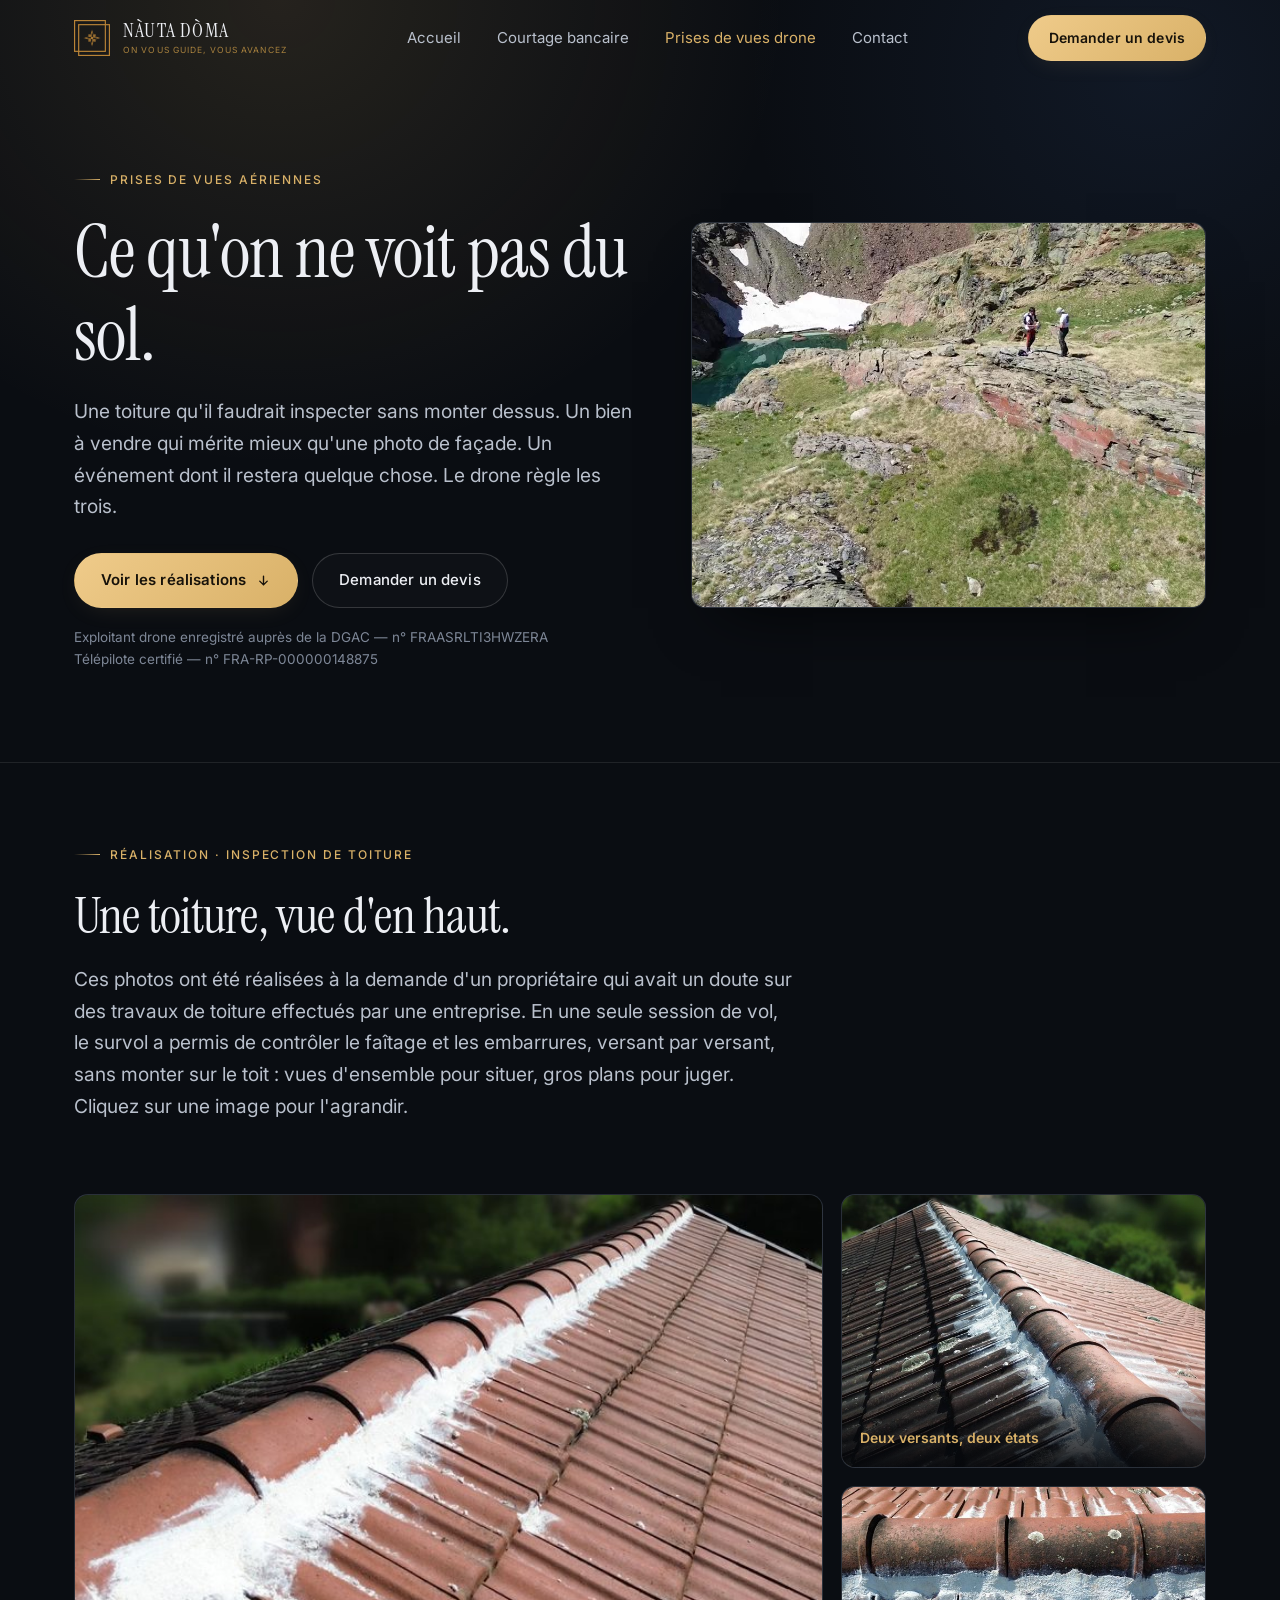
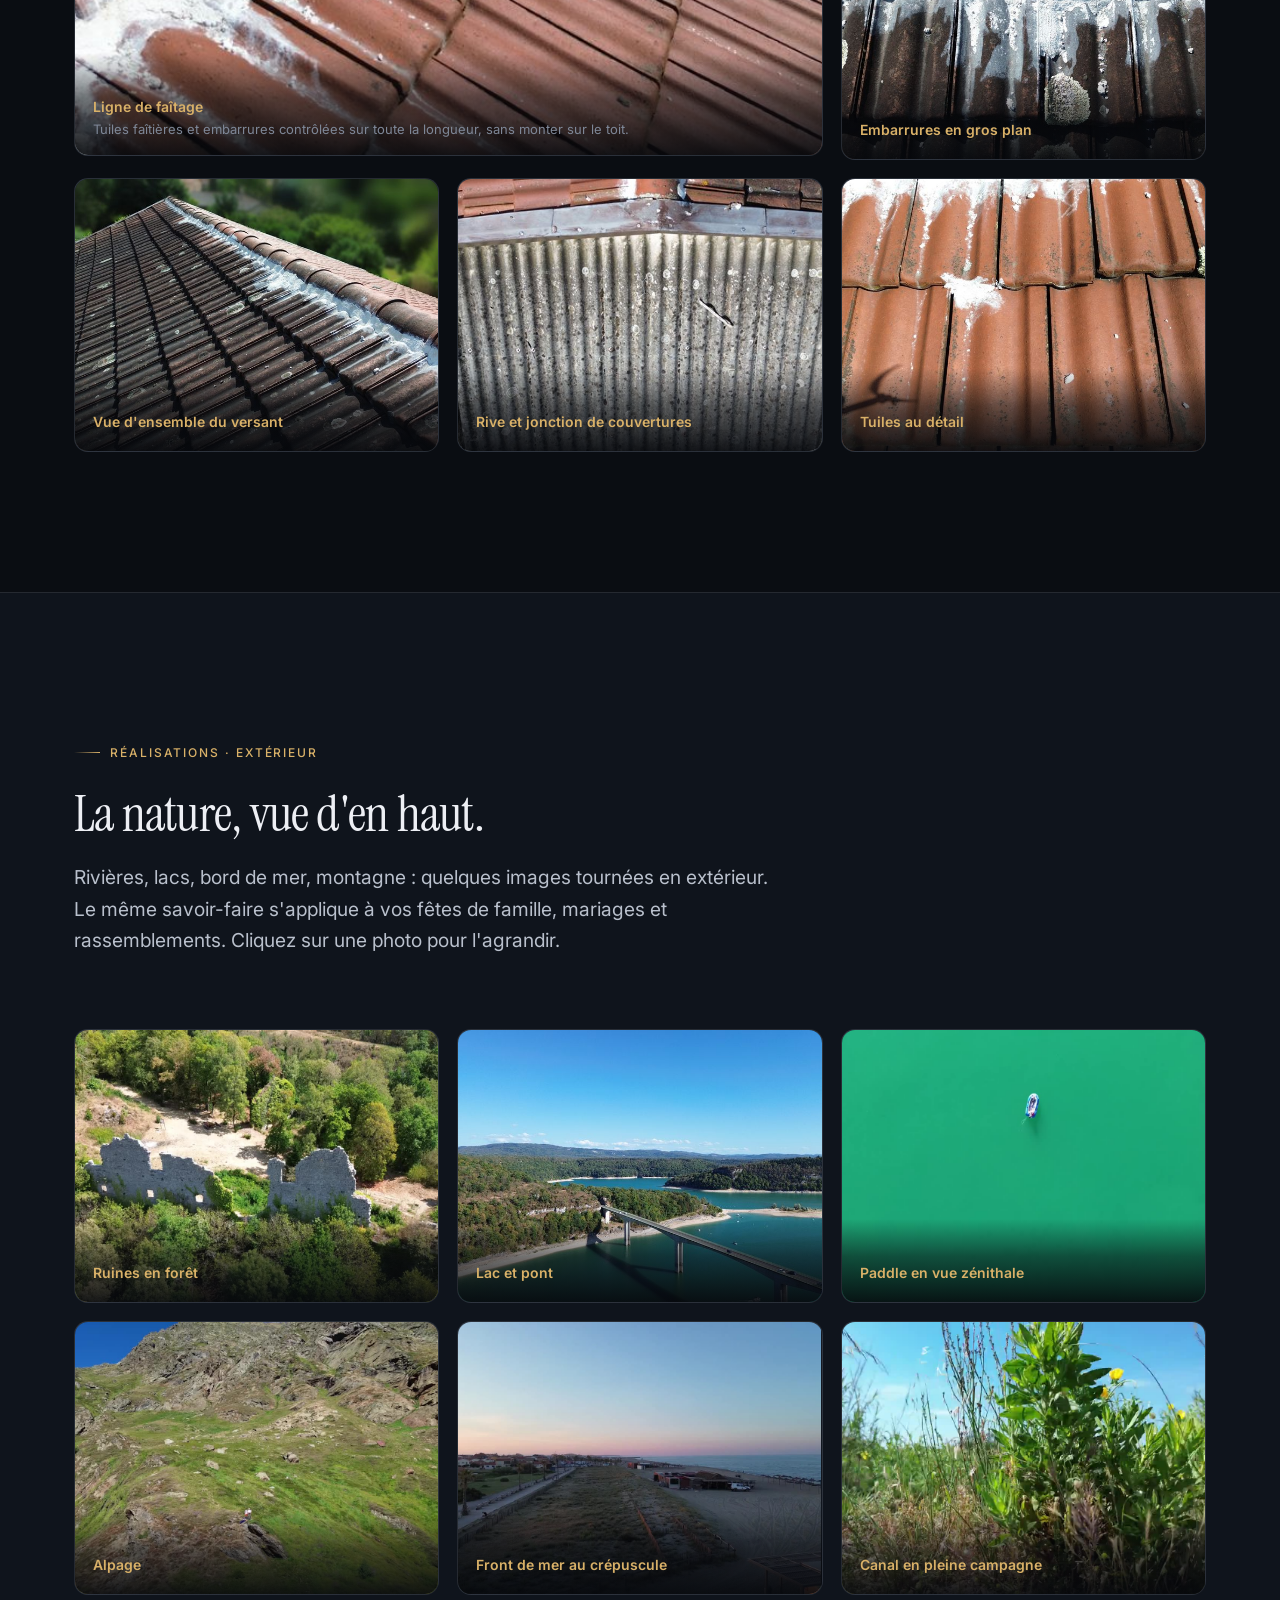
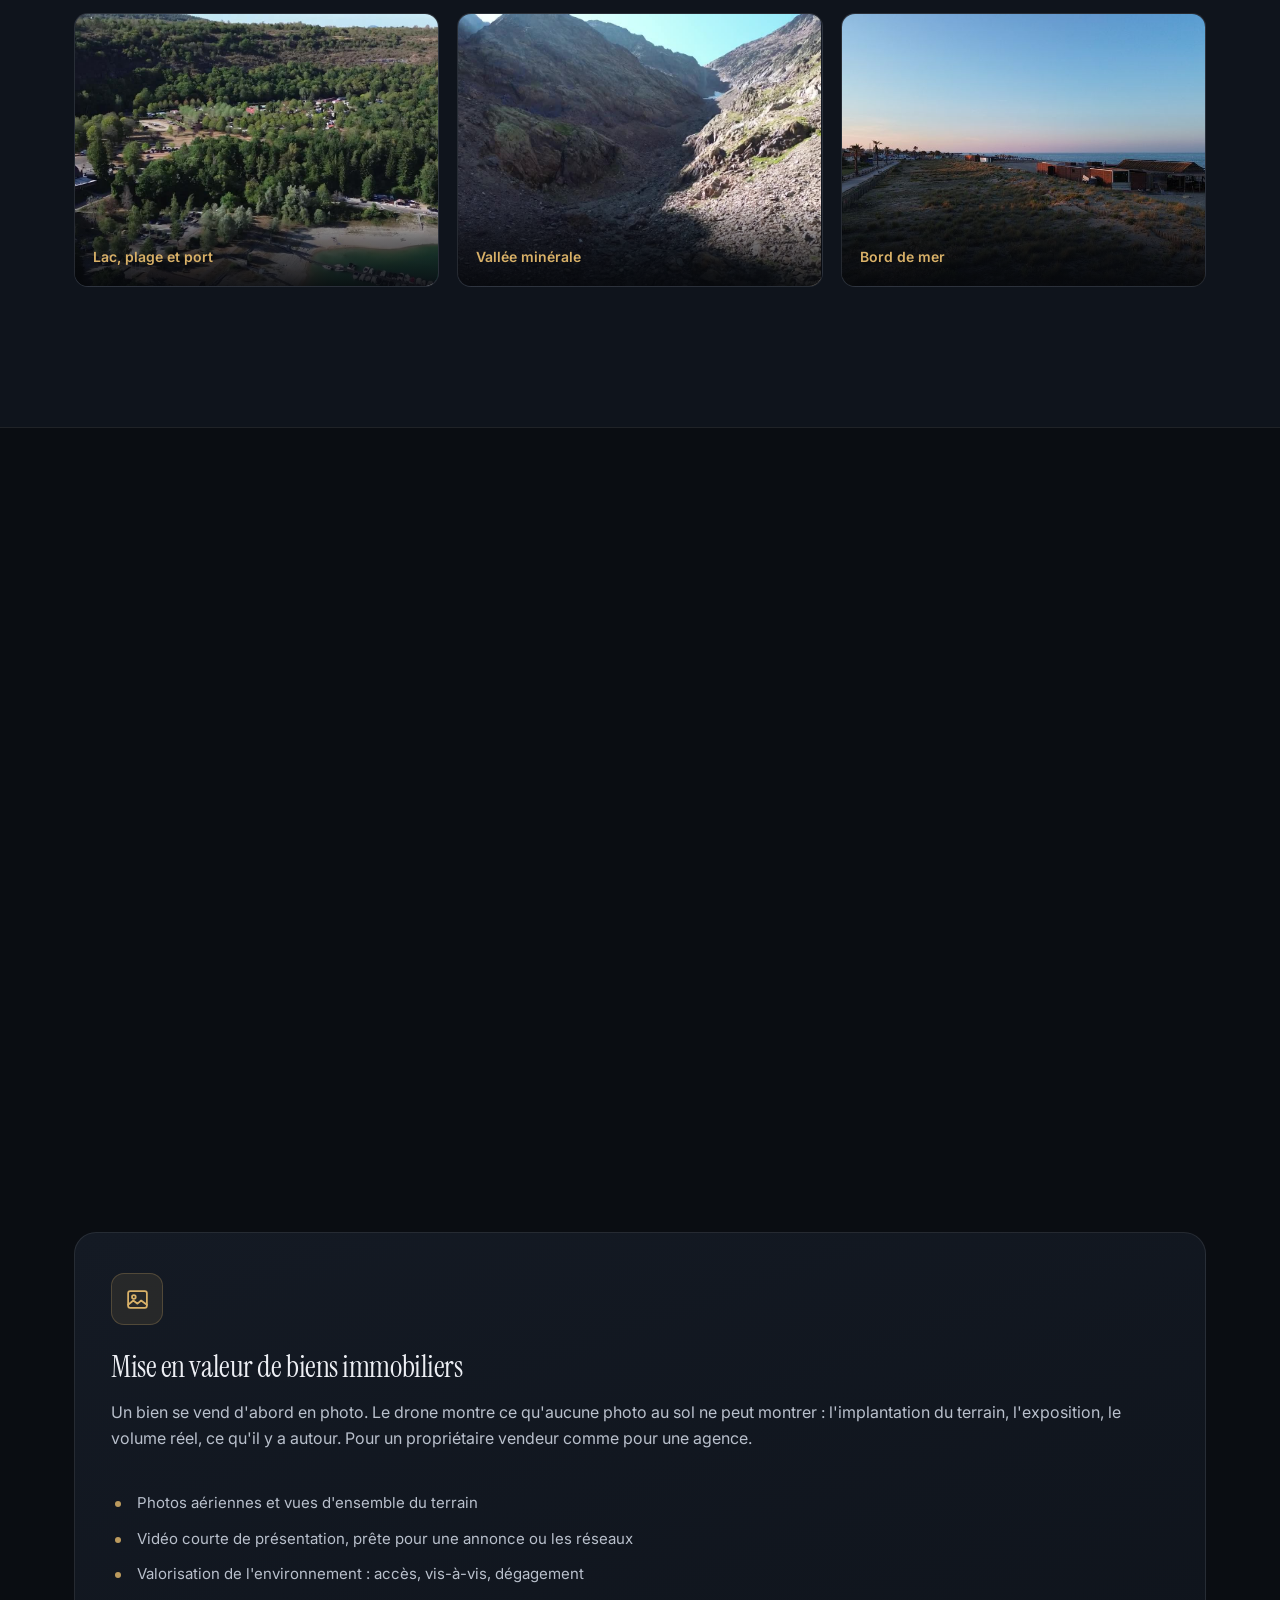
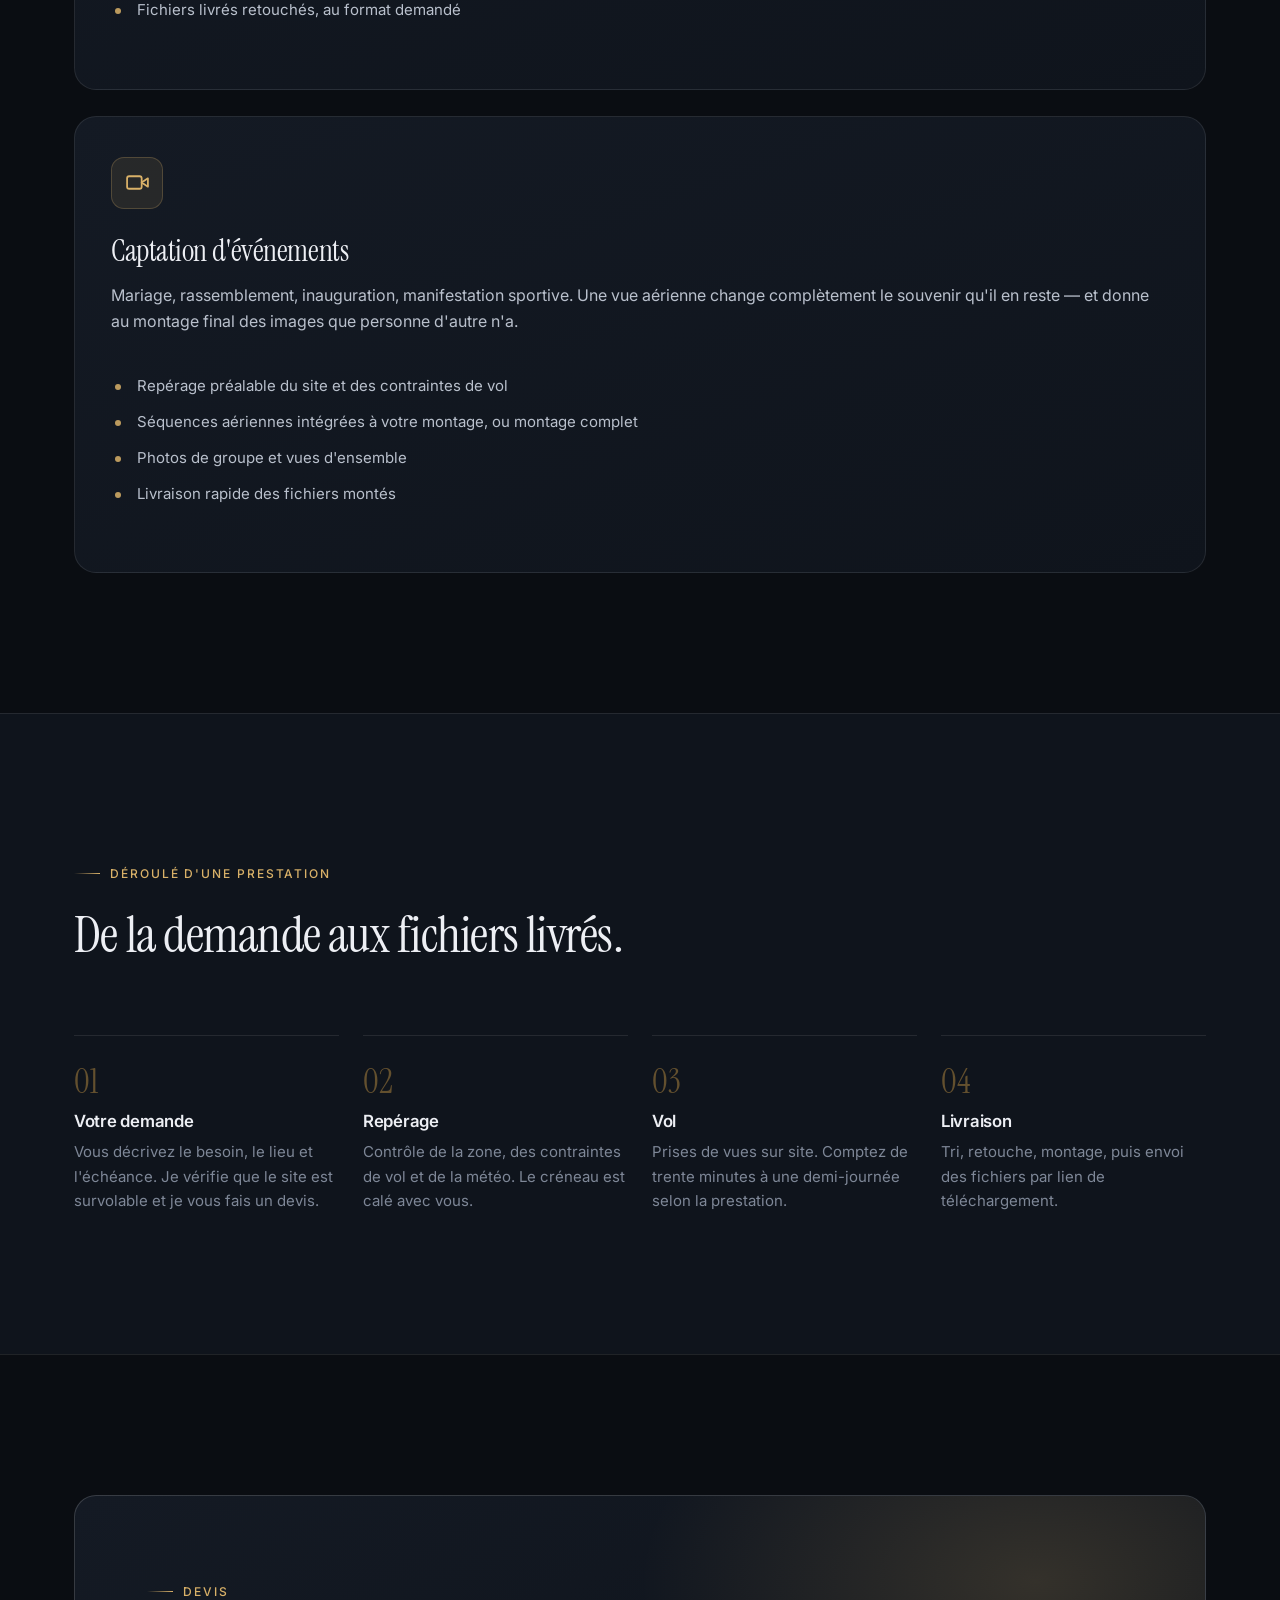
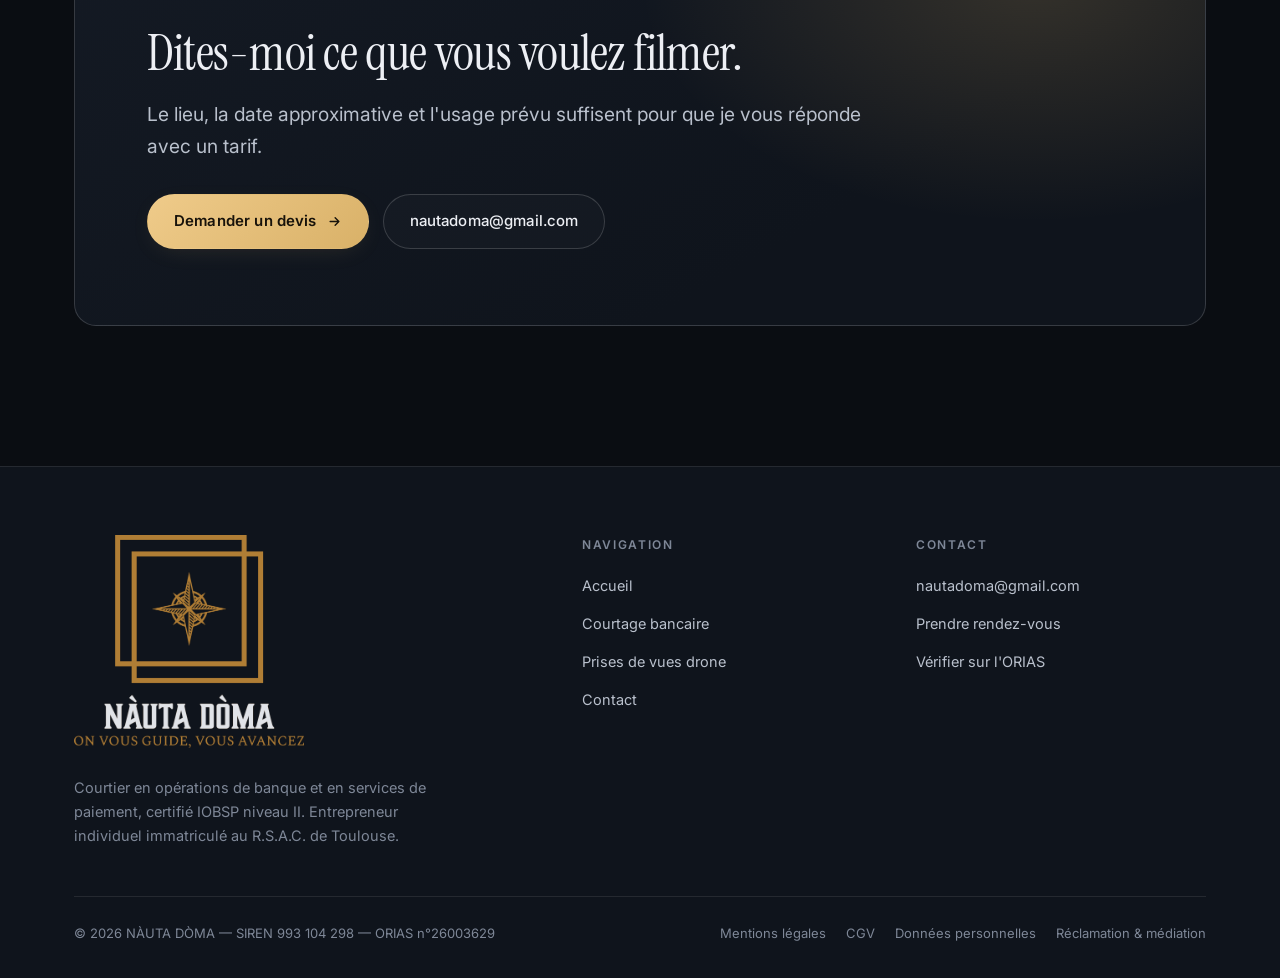
<file: drone.html>
<!DOCTYPE html>
<html lang="fr">
<head>
<meta charset="utf-8">
<meta name="viewport" content="width=device-width, initial-scale=1">
<title>Prises de vues par drone — NÀUTA DÒMA</title>
<meta name="description" content="Photos et vidéos par drone : inspection et contrôle de toitures, mise en valeur de biens immobiliers, captation d'événements. Fichiers livrés retouchés et montés.">
<link rel="canonical" href="https://nautadoma.com/drone.html">
<meta name="theme-color" content="#0A0D12">
<link rel="icon" href="assets/img/favicon.png" type="image/png">
<link rel="apple-touch-icon" href="assets/img/apple-touch-icon.png">
<link rel="preconnect" href="https://fonts.googleapis.com">
<link rel="preconnect" href="https://fonts.gstatic.com" crossorigin>
<link href="https://fonts.googleapis.com/css2?family=Instrument+Serif:ital@0;1&family=Inter:wght@400;500;600&display=swap" rel="stylesheet">
<link rel="stylesheet" href="assets/css/style.css?v=6">
</head>
<body>

<header class="site-header">
  <div class="wrap nav">
    <a class="brand" href="index.html" aria-label="NÀUTA DÒMA — accueil">
      <img class="brand__mark" src="assets/img/logo-emblem.png" alt="" width="36" height="36" decoding="async">
      <span class="brand__text">
        <span class="brand__name">NÀUTA DÒMA</span>
        <span class="brand__sub">On vous guide, vous avancez</span>
      </span>
    </a>
    <nav class="nav__links" id="menu" aria-label="Navigation principale">
      <a href="index.html">Accueil</a>
      <a href="courtage.html">Courtage bancaire</a>
      <a href="drone.html" class="is-active">Prises de vues drone</a>
      <a href="contact.html">Contact</a>
    </nav>
    <div class="nav__cta">
      <a class="btn btn--gold btn--sm" href="contact.html">Demander un devis</a>
      <button class="nav__toggle" type="button" aria-expanded="false" aria-controls="menu" aria-label="Ouvrir le menu"><span></span></button>
    </div>
  </div>
</header>

<main>

  <section class="page-head">
    <div class="wrap page-head__split">
      <div>
      <span class="eyebrow reveal">Prises de vues aériennes</span>
      <h1 class="h1 reveal" data-delay="1">Ce qu'on ne voit pas du sol.</h1>
      <p class="lead reveal" data-delay="2">
        Une toiture qu'il faudrait inspecter sans monter dessus. Un bien à vendre qui
        mérite mieux qu'une photo de façade. Un événement dont il restera quelque chose.
        Le drone règle les trois.
      </p>
      <div class="hero__actions reveal" data-delay="3" style="margin-top:30px">
        <a class="btn btn--gold" href="#realisations">Voir les réalisations
          <svg class="arrow" width="15" height="15" viewBox="0 0 24 24" fill="none" stroke="currentColor" stroke-width="2.2" stroke-linecap="round" stroke-linejoin="round" aria-hidden="true"><path d="M12 5v14M6 13l6 6 6-6"/></svg>
        </a>
        <a class="btn btn--ghost" href="contact.html">Demander un devis</a>
      </div>
      <p class="muted reveal" data-delay="3" style="margin-top:18px;font-size:13.5px">Exploitant drone enregistré auprès de la DGAC — n° FRAASRLTI3HWZERA<br>Télépilote certifié — n° FRA-RP-000000148875</p>
      </div>
      <figure class="media media--video page-head__media reveal" data-delay="2">
        <video autoplay muted loop playsinline preload="auto" poster="assets/video/randonnee-montagne-poster.jpg" aria-label="Vidéo : deux randonneurs en montagne filmés par drone">
          <source src="assets/video/randonnee-montagne.mp4" type="video/mp4">
        </video>
      </figure>
    </div>
  </section>

  <!-- ============================ GALERIE ============================ -->
  <section class="section section--tight" id="realisations">
    <div class="wrap">
      <div class="section-head reveal">
        <span class="eyebrow">Réalisation · Inspection de toiture</span>
        <h2 class="h2">Une toiture, vue d'en haut.</h2>
        <p class="lead" style="margin-top:20px">
          Ces photos ont été réalisées à la demande d'un propriétaire qui avait un doute
          sur des travaux de toiture effectués par une entreprise. En une seule session de vol,
          le survol a permis de contrôler le faîtage et les embarrures, versant par versant,
          sans monter sur le toit : vues d'ensemble pour situer, gros plans pour juger.
          Cliquez sur une image pour l'agrandir.
        </p>
      </div>

      <div class="media-grid reveal">
        <figure class="media media--photo">
          <a href="assets/img/drone/toiture-01-faitage.jpg" data-lightbox aria-label="Agrandir : Ligne de faîtage">
            <img src="assets/img/drone/toiture-01-faitage-min.jpg" srcset="assets/img/drone/toiture-01-faitage-min.jpg 900w, assets/img/drone/toiture-01-faitage.jpg 1920w" sizes="(max-width: 620px) 100vw, 66vw" alt="Inspection de toiture : ligne de faîtage en tuiles rondes vue par drone" loading="lazy" decoding="async">
          </a>
          <figcaption class="media__cap"><strong>Ligne de faîtage</strong><span>Tuiles faîtières et embarrures contrôlées sur toute la longueur, sans monter sur le toit.</span></figcaption>
        </figure>
        <figure class="media media--photo">
          <a href="assets/img/drone/toiture-02-deux-versants.jpg" data-lightbox aria-label="Agrandir : Deux versants, deux états">
            <img src="assets/img/drone/toiture-02-deux-versants-min.jpg" srcset="assets/img/drone/toiture-02-deux-versants-min.jpg 900w, assets/img/drone/toiture-02-deux-versants.jpg 1920w" sizes="(max-width: 620px) 100vw, 33vw" alt="Faîtage entre deux versants de toiture à l'exposition différente" loading="lazy" decoding="async">
          </a>
          <figcaption class="media__cap"><strong>Deux versants, deux états</strong><span>D'un côté à l'autre du faîtage, l'encrassement et les lichens ne sont pas les mêmes : le survol le montre tout de suite.</span></figcaption>
        </figure>
        <figure class="media media--photo">
          <a href="assets/img/drone/toiture-03-embarrures.jpg" data-lightbox aria-label="Agrandir : Embarrures en gros plan">
            <img src="assets/img/drone/toiture-03-embarrures-min.jpg" srcset="assets/img/drone/toiture-03-embarrures-min.jpg 900w, assets/img/drone/toiture-03-embarrures.jpg 1920w" sizes="(max-width: 620px) 100vw, 33vw" alt="Gros plan sur les embarrures au mortier sous les tuiles faîtières" loading="lazy" decoding="async">
          </a>
          <figcaption class="media__cap"><strong>Embarrures en gros plan</strong><span>Mortier sous les faîtières, coulures sur les tuiles, lichens : chaque détail est lisible.</span></figcaption>
        </figure>
        <figure class="media media--photo">
          <a href="assets/img/drone/toiture-04-versant.jpg" data-lightbox aria-label="Agrandir : Vue d'ensemble du versant">
            <img src="assets/img/drone/toiture-04-versant-min.jpg" srcset="assets/img/drone/toiture-04-versant-min.jpg 900w, assets/img/drone/toiture-04-versant.jpg 1920w" sizes="(max-width: 620px) 100vw, 33vw" alt="Vue d'ensemble d'un versant de toiture en tuiles mécaniques" loading="lazy" decoding="async">
          </a>
          <figcaption class="media__cap"><strong>Vue d'ensemble du versant</strong><span>Rangées de tuiles, alignement et état général, versant par versant.</span></figcaption>
        </figure>
        <figure class="media media--photo">
          <a href="assets/img/drone/toiture-05-rive.jpg" data-lightbox aria-label="Agrandir : Rive et jonction de couvertures">
            <img src="assets/img/drone/toiture-05-rive-min.jpg" srcset="assets/img/drone/toiture-05-rive-min.jpg 900w, assets/img/drone/toiture-05-rive.jpg 1920w" sizes="(max-width: 620px) 100vw, 33vw" alt="Vue verticale de l'about de faîtage, de la bande de rive et d'une couverture en plaques ondulées" loading="lazy" decoding="async">
          </a>
          <figcaption class="media__cap"><strong>Rive et jonction de couvertures</strong><span>Vue à la verticale : about de faîtage, bande de rive et jonction avec une couverture en plaques ondulées.</span></figcaption>
        </figure>
        <figure class="media media--photo">
          <a href="assets/img/drone/toiture-06-tuiles.jpg" data-lightbox aria-label="Agrandir : Tuiles au détail">
            <img src="assets/img/drone/toiture-06-tuiles-min.jpg" srcset="assets/img/drone/toiture-06-tuiles-min.jpg 900w, assets/img/drone/toiture-06-tuiles.jpg 1920w" sizes="(max-width: 620px) 100vw, 33vw" alt="Gros plan sur des tuiles mécaniques : emboîtements, mousses et lichens" loading="lazy" decoding="async">
          </a>
          <figcaption class="media__cap"><strong>Tuiles au détail</strong><span>Emboîtements, encrassement, mousses : de quoi évaluer s'il faut un nettoyage ou une reprise.</span></figcaption>
        </figure>
      </div>
    </div>
  </section>

  <!-- ====================== ÉVÉNEMENTS & EXTÉRIEUR ====================== -->
  <section class="section section--alt section--line">
    <div class="wrap">
      <div class="section-head reveal">
        <span class="eyebrow">Réalisations · Extérieur</span>
        <h2 class="h2">La nature, vue d'en haut.</h2>
        <p class="lead" style="margin-top:20px">
          Rivières, lacs, bord de mer, montagne : quelques images tournées en extérieur.
          Le même savoir-faire s'applique à vos fêtes de famille, mariages et rassemblements.
          Cliquez sur une photo pour l'agrandir.
        </p>
      </div>

      <div class="media-grid media-grid--even reveal">
        <figure class="media media--video">
          <video autoplay muted loop playsinline preload="metadata" poster="assets/video/ruines-foret-poster.jpg" aria-label="Vidéo : ruines en pierre au milieu de la forêt, vues du ciel">
            <source src="assets/video/ruines-foret.mp4" type="video/mp4">
          </video>
          <figcaption class="media__cap"><strong>Ruines en forêt</strong><span>Des vieux murs de pierre perdus dans la verdure.</span></figcaption>
        </figure>
        <figure class="media media--photo">
          <a href="assets/img/evenements/lac-pont.jpg" data-lightbox aria-label="Agrandir : Lac et pont">
            <img src="assets/img/evenements/lac-pont-min.jpg" srcset="assets/img/evenements/lac-pont-min.jpg 900w, assets/img/evenements/lac-pont.jpg 1920w" sizes="(max-width: 620px) 100vw, 33vw" alt="Vue aérienne d'un lac turquoise traversé par un pont" loading="lazy" decoding="async">
          </a>
          <figcaption class="media__cap"><strong>Lac et pont</strong><span>L'eau, le pont et les rives en une seule vue.</span></figcaption>
        </figure>
        <figure class="media media--video">
          <video autoplay muted loop playsinline preload="metadata" poster="assets/video/paddle-lac-poster.jpg" aria-label="Vidéo : un paddle vu à la verticale sur une eau turquoise">
            <source src="assets/video/paddle-lac.mp4" type="video/mp4">
          </video>
          <figcaption class="media__cap"><strong>Paddle en vue zénithale</strong><span>La caméra à la verticale, au-dessus de l'eau turquoise.</span></figcaption>
        </figure>
        <figure class="media media--video">
          <video autoplay muted loop playsinline preload="metadata" poster="assets/video/alpage-poster.jpg" aria-label="Vidéo : survol d'un alpage verdoyant entre les rochers">
            <source src="assets/video/alpage.mp4" type="video/mp4">
          </video>
          <figcaption class="media__cap"><strong>Alpage</strong><span>Herbe et rochers, à flanc de montagne.</span></figcaption>
        </figure>
        <figure class="media media--video">
          <video autoplay muted loop playsinline preload="metadata" poster="assets/video/front-de-mer-poster.jpg" aria-label="Vidéo : survol d'un front de mer au coucher du soleil">
            <source src="assets/video/front-de-mer.mp4" type="video/mp4">
          </video>
          <figcaption class="media__cap"><strong>Front de mer au crépuscule</strong><span>Un survol lent, à l'heure où la lumière est la plus belle.</span></figcaption>
        </figure>
        <figure class="media media--video">
          <video autoplay muted loop playsinline preload="metadata" poster="assets/video/canal-campagne-poster.jpg" aria-label="Vidéo : survol d'un canal bordé de hautes herbes">
            <source src="assets/video/canal-campagne.mp4" type="video/mp4">
          </video>
          <figcaption class="media__cap"><strong>Canal en pleine campagne</strong><span>Le fil de l'eau entre les roseaux.</span></figcaption>
        </figure>
        <figure class="media media--video">
          <video autoplay muted loop playsinline preload="metadata" poster="assets/video/lac-port-poster.jpg" aria-label="Vidéo : survol d'un lac turquoise, d'une plage et d'un petit port bordés de forêt">
            <source src="assets/video/lac-port.mp4" type="video/mp4">
          </video>
          <figcaption class="media__cap"><strong>Lac, plage et port</strong><span>La forêt qui plonge dans l'eau turquoise, le port au premier plan.</span></figcaption>
        </figure>
        <figure class="media media--video">
          <video autoplay muted loop playsinline preload="metadata" poster="assets/video/vallee-montagne-poster.jpg" aria-label="Vidéo : remontée d'une vallée de montagne rocailleuse">
            <source src="assets/video/vallee-montagne.mp4" type="video/mp4">
          </video>
          <figcaption class="media__cap"><strong>Vallée minérale</strong><span>Remonter une vallée au ras des pierres.</span></figcaption>
        </figure>
        <figure class="media media--photo">
          <a href="assets/img/evenements/bord-de-mer.jpg" data-lightbox aria-label="Agrandir : Bord de mer">
            <img src="assets/img/evenements/bord-de-mer-min.jpg" srcset="assets/img/evenements/bord-de-mer-min.jpg 900w, assets/img/evenements/bord-de-mer.jpg 1920w" sizes="(max-width: 620px) 100vw, 33vw" alt="Vue aérienne de la plage et de la promenade au crépuscule" loading="lazy" decoding="async">
          </a>
          <figcaption class="media__cap"><strong>Bord de mer</strong><span>La plage et la promenade, au coucher du soleil.</span></figcaption>
        </figure>
      </div>
    </div>
  </section>

  <!-- ============================ PRESTATIONS ============================ -->
  <section class="section section--line">
    <div class="wrap">
      <div class="section-head reveal">
        <span class="eyebrow">Prestations</span>
        <h2 class="h2">Trois usages, trois livrables.</h2>
      </div>

      <div class="poles" style="grid-template-columns:1fr">

        <article class="pole reveal">
          <div class="pole__icon" aria-hidden="true">
            <svg viewBox="0 0 24 24" fill="none" stroke="currentColor" stroke-width="1.7" stroke-linecap="round" stroke-linejoin="round"><path d="M2 11 12 3l10 8M5 10v10h14V10"/><path d="M9 20v-5h6v5"/></svg>
          </div>
          <h3 class="h3">Contrôle et inspection de toitures</h3>
          <p>
            Vérifier l'état d'une couverture sans échafaudage, sans nacelle et sans monter
            personne sur le toit. Tuiles déplacées, solins, gouttières, cheminée, mousses,
            traces d'infiltration : le survol donne une vue nette de l'ensemble, zone par zone.
          </p>
          <ul class="pole__list">
            <li>Utile avant achat, avant travaux, ou après un coup de vent</li>
            <li>Photos haute définition de chaque versant et des points sensibles</li>
            <li>Repérage sans intervention en hauteur</li>
            <li>Livraison des clichés classés, exploitables par un couvreur ou un assureur</li>
          </ul>
        </article>

        <article class="pole reveal" data-delay="1">
          <div class="pole__icon" aria-hidden="true">
            <svg viewBox="0 0 24 24" fill="none" stroke="currentColor" stroke-width="1.7" stroke-linecap="round" stroke-linejoin="round"><rect x="3" y="4" width="18" height="16" rx="2"/><circle cx="8.5" cy="9.5" r="1.8"/><path d="m3 17 5-4 4 3 3.5-3L21 17"/></svg>
          </div>
          <h3 class="h3">Mise en valeur de biens immobiliers</h3>
          <p>
            Un bien se vend d'abord en photo. Le drone montre ce qu'aucune photo au sol ne
            peut montrer : l'implantation du terrain, l'exposition, le volume réel, ce qu'il
            y a autour. Pour un propriétaire vendeur comme pour une agence.
          </p>
          <ul class="pole__list">
            <li>Photos aériennes et vues d'ensemble du terrain</li>
            <li>Vidéo courte de présentation, prête pour une annonce ou les réseaux</li>
            <li>Valorisation de l'environnement : accès, vis-à-vis, dégagement</li>
            <li>Fichiers livrés retouchés, au format demandé</li>
          </ul>
        </article>

        <article class="pole reveal" data-delay="2">
          <div class="pole__icon" aria-hidden="true">
            <svg viewBox="0 0 24 24" fill="none" stroke="currentColor" stroke-width="1.7" stroke-linecap="round" stroke-linejoin="round"><path d="m22 8-6 4 6 4V8Z"/><rect x="2" y="6" width="14" height="12" rx="2"/></svg>
          </div>
          <h3 class="h3">Captation d'événements</h3>
          <p>
            Mariage, rassemblement, inauguration, manifestation sportive. Une vue aérienne
            change complètement le souvenir qu'il en reste — et donne au montage final des
            images que personne d'autre n'a.
          </p>
          <ul class="pole__list">
            <li>Repérage préalable du site et des contraintes de vol</li>
            <li>Séquences aériennes intégrées à votre montage, ou montage complet</li>
            <li>Photos de groupe et vues d'ensemble</li>
            <li>Livraison rapide des fichiers montés</li>
          </ul>
        </article>

      </div>
    </div>
  </section>

  <!-- ============================ DÉROULÉ ============================ -->
  <section class="section section--alt section--line">
    <div class="wrap">
      <div class="section-head reveal">
        <span class="eyebrow">Déroulé d'une prestation</span>
        <h2 class="h2">De la demande aux fichiers livrés.</h2>
      </div>
      <div class="steps">
        <div class="step reveal"><div class="step__body">
          <h4>Votre demande</h4>
          <p>Vous décrivez le besoin, le lieu et l'échéance. Je vérifie que le site est survolable et je vous fais un devis.</p>
        </div></div>
        <div class="step reveal" data-delay="1"><div class="step__body">
          <h4>Repérage</h4>
          <p>Contrôle de la zone, des contraintes de vol et de la météo. Le créneau est calé avec vous.</p>
        </div></div>
        <div class="step reveal" data-delay="2"><div class="step__body">
          <h4>Vol</h4>
          <p>Prises de vues sur site. Comptez de trente minutes à une demi-journée selon la prestation.</p>
        </div></div>
        <div class="step reveal" data-delay="3"><div class="step__body">
          <h4>Livraison</h4>
          <p>Tri, retouche, montage, puis envoi des fichiers par lien de téléchargement.</p>
        </div></div>
      </div>
    </div>
  </section>

  <section class="section section--line">
    <div class="wrap">
      <div class="cta-band reveal">
        <span class="eyebrow">Devis</span>
        <h2 class="h2">Dites-moi ce que vous voulez filmer.</h2>
        <p class="lead">Le lieu, la date approximative et l'usage prévu suffisent pour que je vous réponde avec un tarif.</p>
        <div class="cta-band__actions">
          <a class="btn btn--gold" href="contact.html">Demander un devis
            <svg class="arrow" width="15" height="15" viewBox="0 0 24 24" fill="none" stroke="currentColor" stroke-width="2.2" stroke-linecap="round" stroke-linejoin="round" aria-hidden="true"><path d="M5 12h14M13 6l6 6-6 6"/></svg>
          </a>
          <a class="btn btn--ghost" href="mailto:nautadoma@gmail.com">nautadoma@gmail.com</a>
        </div>
      </div>
    </div>
  </section>

</main>

<footer class="site-footer">
  <div class="wrap">
    <div class="footer-grid">
      <div>
        <a class="footer-logo" href="index.html" aria-label="NÀUTA DÒMA — accueil">
          <img src="assets/img/logo-complet-sombre.png" alt="NÀUTA DÒMA — on vous guide, vous avancez" width="230" decoding="async">
        </a>
        <p>Courtier en opérations de banque et en services de paiement, certifié IOBSP niveau II. Entrepreneur individuel immatriculé au R.S.A.C. de Toulouse.</p>
      </div>
      <div class="footer-col">
        <h5>Navigation</h5>
        <ul>
          <li><a href="index.html">Accueil</a></li>
          <li><a href="courtage.html">Courtage bancaire</a></li>
          <li><a href="drone.html">Prises de vues drone</a></li>
          <li><a href="contact.html">Contact</a></li>
        </ul>
      </div>
      <div class="footer-col">
        <h5>Contact</h5>
        <ul>
          <li><a href="mailto:nautadoma@gmail.com">nautadoma@gmail.com</a></li>
          <li><a href="https://calendly.com/nautadoma" target="_blank" rel="noopener">Prendre rendez-vous</a></li>
          <li><a href="https://www.orias.fr" target="_blank" rel="noopener">Vérifier sur l'ORIAS</a></li>
        </ul>
      </div>
    </div>
    <div class="footer-bottom">
      <span>© <span data-year>2026</span> NÀUTA DÒMA — SIREN 993 104 298 — ORIAS n°26003629</span>
      <div class="footer-legal">
        <a href="mentions-legales.html">Mentions légales</a>
        <a href="mentions-legales.html#cgv">CGV</a>
        <a href="mentions-legales.html#donnees">Données personnelles</a>
        <a href="mentions-legales.html#reclamation">Réclamation &amp; médiation</a>
      </div>
    </div>
  </div>
</footer>

<script src="assets/js/main.js?v=3"></script>
</body>
</html>
</file>
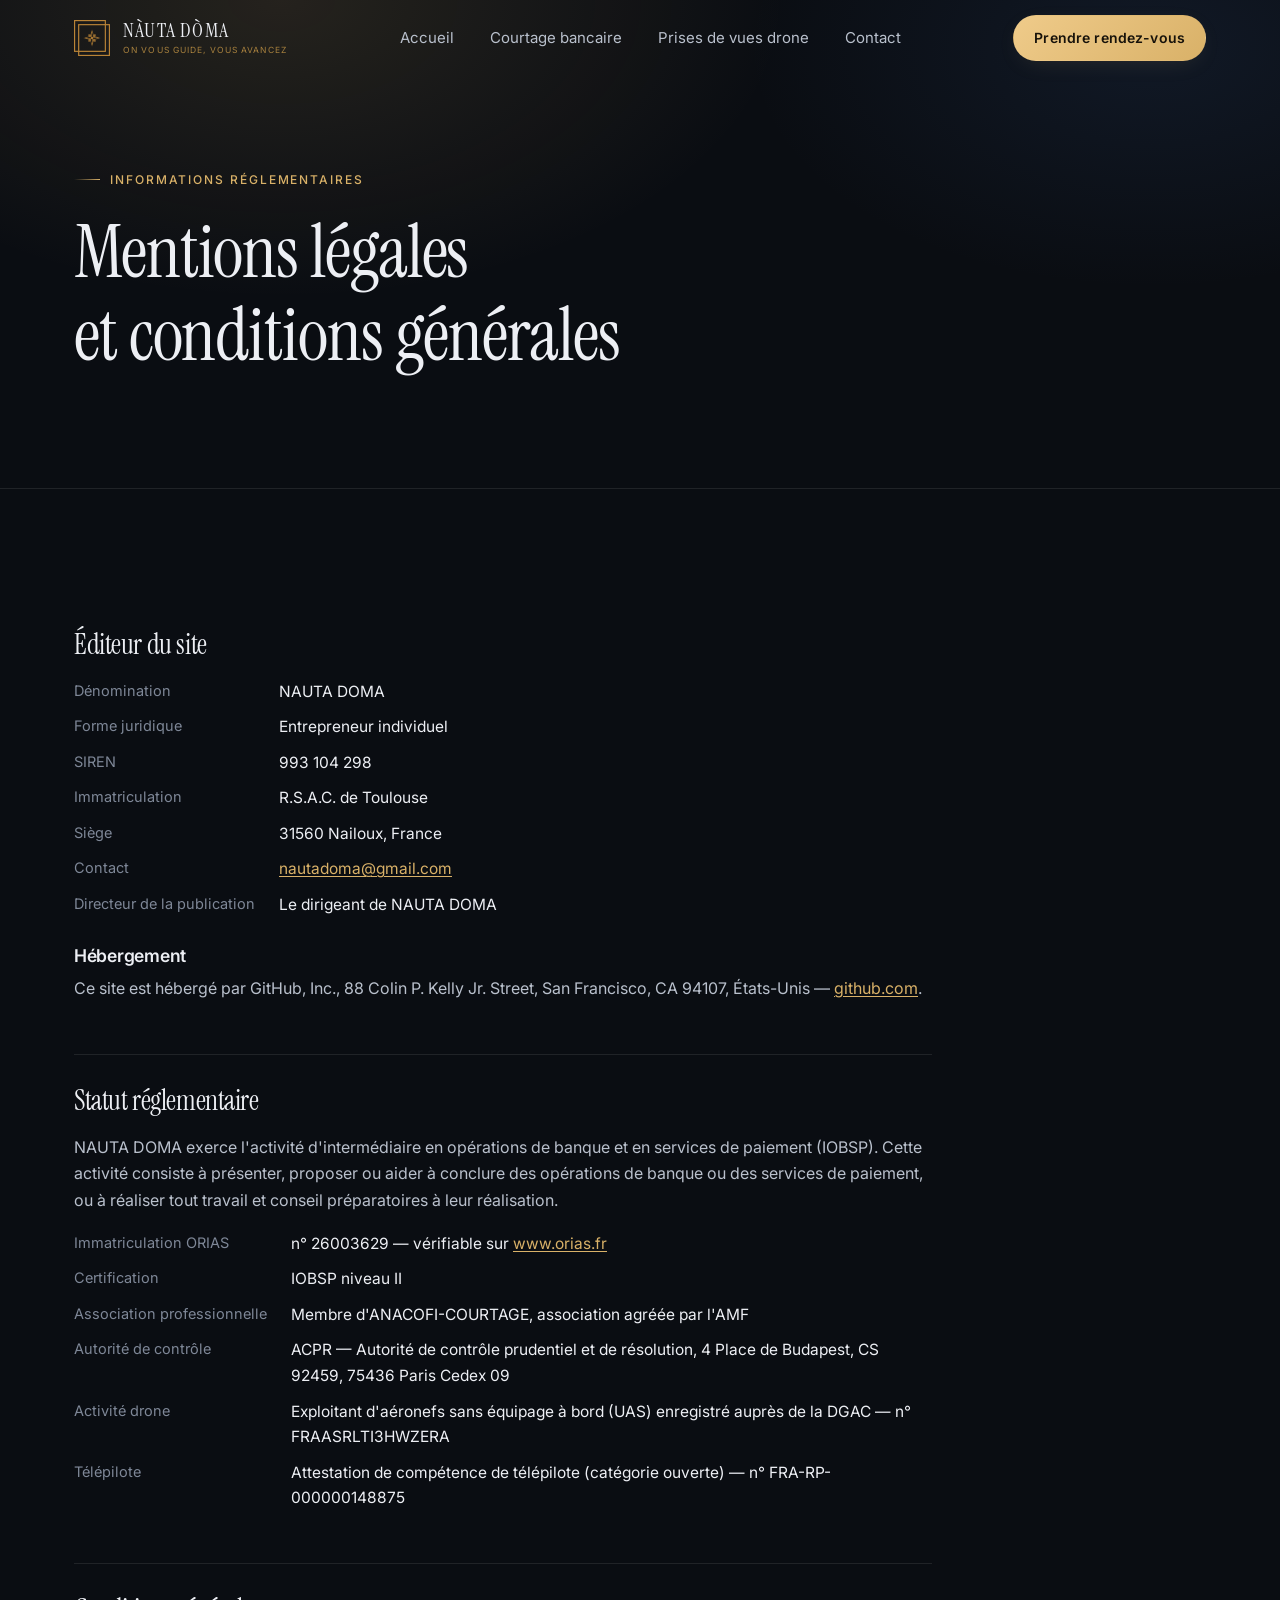
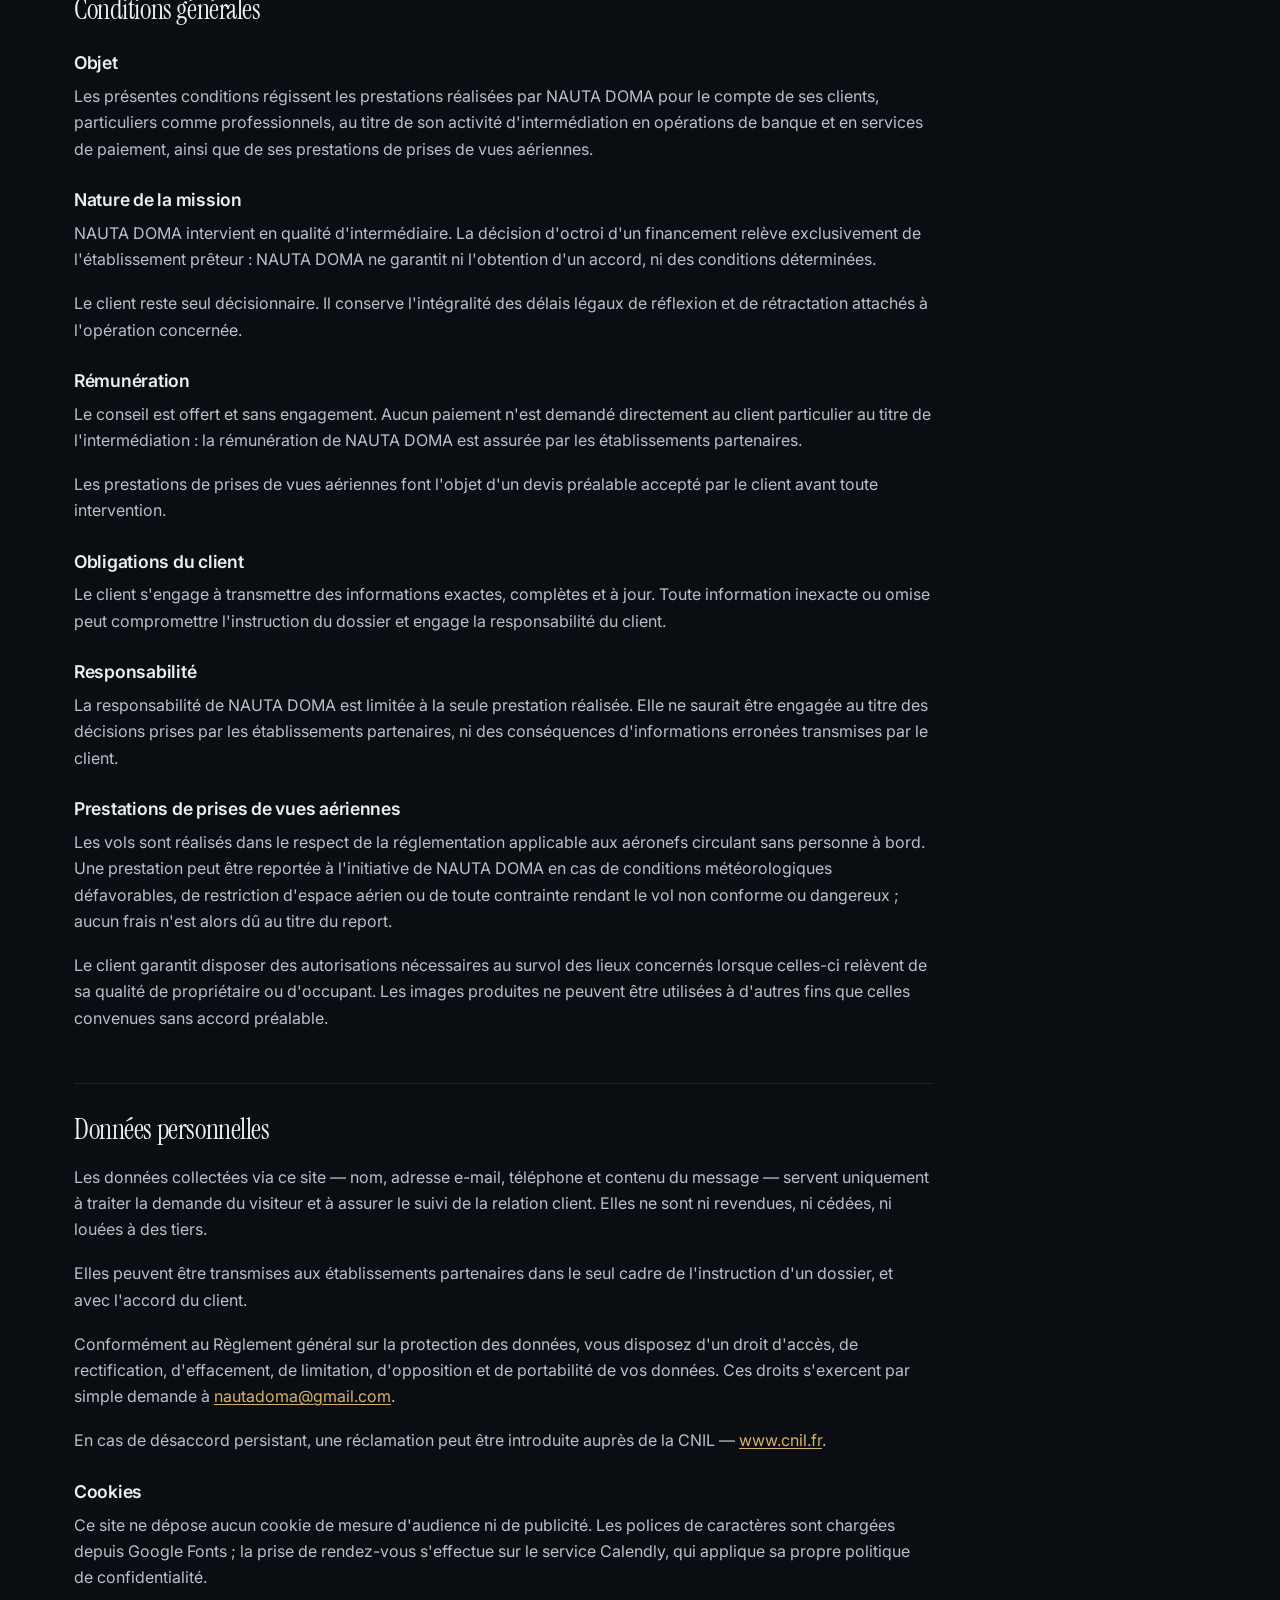
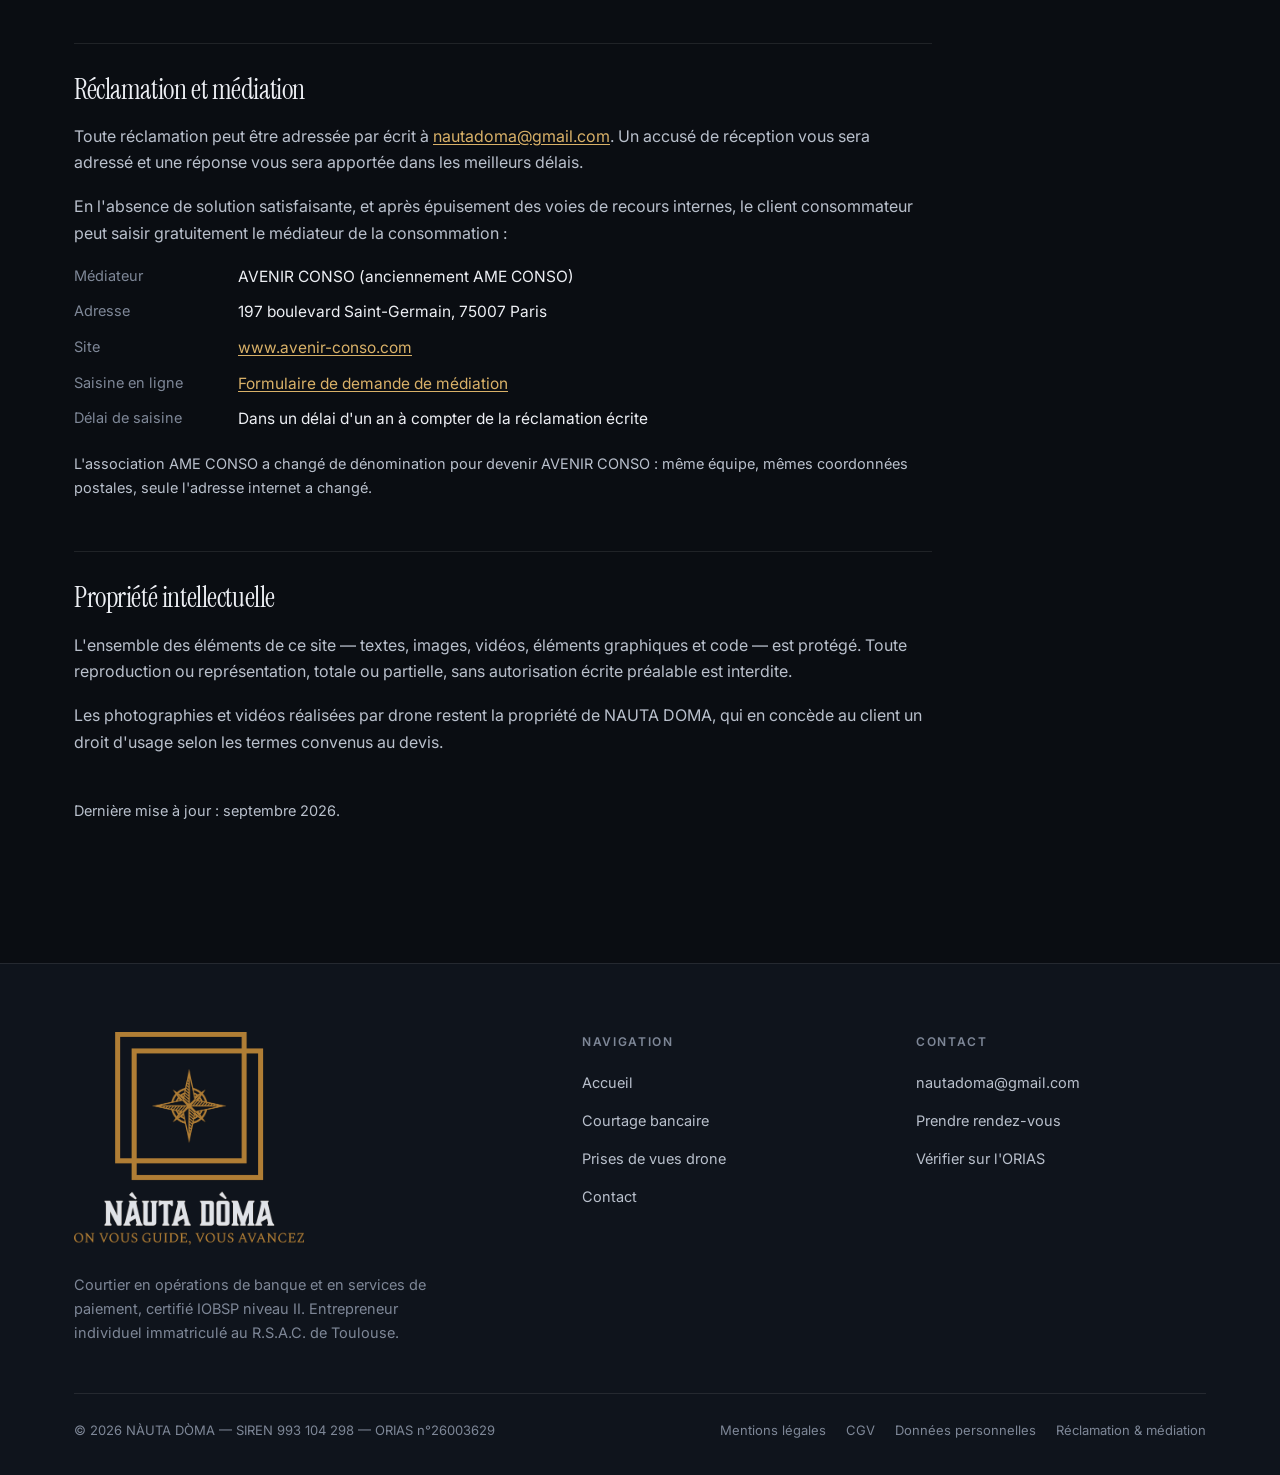
<file: mentions-legales.html>
<!DOCTYPE html>
<html lang="fr">
<head>
<meta charset="utf-8">
<meta name="viewport" content="width=device-width, initial-scale=1">
<title>Mentions légales &amp; CGV — NÀUTA DÒMA</title>
<meta name="description" content="Mentions légales, conditions générales, informations sur les données personnelles et procédure de réclamation et de médiation de NAUTA DOMA.">
<meta name="robots" content="noindex, follow">
<link rel="canonical" href="https://nautadoma.com/mentions-legales.html">
<meta name="theme-color" content="#0A0D12">
<link rel="icon" href="assets/img/favicon.png" type="image/png">
<link rel="apple-touch-icon" href="assets/img/apple-touch-icon.png">
<link rel="preconnect" href="https://fonts.googleapis.com">
<link rel="preconnect" href="https://fonts.gstatic.com" crossorigin>
<link href="https://fonts.googleapis.com/css2?family=Instrument+Serif:ital@0;1&family=Inter:wght@400;500;600&display=swap" rel="stylesheet">
<link rel="stylesheet" href="assets/css/style.css">
</head>
<body>

<header class="site-header">
  <div class="wrap nav">
    <a class="brand" href="index.html" aria-label="NÀUTA DÒMA — accueil">
      <img class="brand__mark" src="assets/img/logo-emblem.png" alt="" width="36" height="36" decoding="async">
      <span class="brand__text">
        <span class="brand__name">NÀUTA DÒMA</span>
        <span class="brand__sub">On vous guide, vous avancez</span>
      </span>
    </a>
    <nav class="nav__links" id="menu" aria-label="Navigation principale">
      <a href="index.html">Accueil</a>
      <a href="courtage.html">Courtage bancaire</a>
      <a href="drone.html">Prises de vues drone</a>
      <a href="contact.html">Contact</a>
    </nav>
    <div class="nav__cta">
      <a class="btn btn--gold btn--sm" href="https://calendly.com/nautadoma" target="_blank" rel="noopener">Prendre rendez-vous</a>
      <button class="nav__toggle" type="button" aria-expanded="false" aria-controls="menu" aria-label="Ouvrir le menu"><span></span></button>
    </div>
  </div>
</header>

<main>

  <section class="page-head">
    <div class="wrap">
      <span class="eyebrow">Informations réglementaires</span>
      <h1 class="h1">Mentions légales<br>et conditions générales</h1>
    </div>
  </section>

  <section class="section">
    <div class="wrap">
      <div class="legal">

        <h2 id="editeur">Éditeur du site</h2>
        <dl>
          <dt>Dénomination</dt><dd>NAUTA DOMA</dd>
          <dt>Forme juridique</dt><dd>Entrepreneur individuel</dd>
          <dt>SIREN</dt><dd>993 104 298</dd>
          <dt>Immatriculation</dt><dd>R.S.A.C. de Toulouse</dd>
          <dt>Siège</dt><dd>31560 Nailoux, France</dd>
          <dt>Contact</dt><dd><a href="mailto:nautadoma@gmail.com">nautadoma@gmail.com</a></dd>
          <dt>Directeur de la publication</dt><dd>Le dirigeant de NAUTA DOMA</dd>
        </dl>

        <h3>Hébergement</h3>
        <p>
          Ce site est hébergé par GitHub, Inc., 88 Colin P. Kelly Jr. Street, San Francisco,
          CA 94107, États-Unis — <a href="https://github.com" target="_blank" rel="noopener">github.com</a>.
        </p>

        <h2 id="statut">Statut réglementaire</h2>
        <p>
          NAUTA DOMA exerce l'activité d'intermédiaire en opérations de banque et en services
          de paiement (IOBSP). Cette activité consiste à présenter, proposer ou aider à
          conclure des opérations de banque ou des services de paiement, ou à réaliser tout
          travail et conseil préparatoires à leur réalisation.
        </p>
        <dl>
          <dt>Immatriculation ORIAS</dt><dd>n° 26003629 — vérifiable sur <a href="https://www.orias.fr" target="_blank" rel="noopener">www.orias.fr</a></dd>
          <dt>Certification</dt><dd>IOBSP niveau II</dd>
          <dt>Association professionnelle</dt><dd>Membre d'ANACOFI-COURTAGE, association agréée par l'AMF</dd>
          <dt>Autorité de contrôle</dt><dd>ACPR — Autorité de contrôle prudentiel et de résolution, 4 Place de Budapest, CS 92459, 75436 Paris Cedex 09</dd>
          <dt>Activité drone</dt><dd>Exploitant d'aéronefs sans équipage à bord (UAS) enregistré auprès de la DGAC — n° FRAASRLTI3HWZERA</dd>
          <dt>Télépilote</dt><dd>Attestation de compétence de télépilote (catégorie ouverte) — n° FRA-RP-000000148875</dd>
        </dl>

        <h2 id="cgv">Conditions générales</h2>

        <h3>Objet</h3>
        <p>
          Les présentes conditions régissent les prestations réalisées par NAUTA DOMA pour
          le compte de ses clients, particuliers comme professionnels, au titre de son
          activité d'intermédiation en opérations de banque et en services de paiement,
          ainsi que de ses prestations de prises de vues aériennes.
        </p>

        <h3>Nature de la mission</h3>
        <p>
          NAUTA DOMA intervient en qualité d'intermédiaire. La décision d'octroi d'un
          financement relève exclusivement de l'établissement prêteur : NAUTA DOMA ne
          garantit ni l'obtention d'un accord, ni des conditions déterminées.
        </p>
        <p>
          Le client reste seul décisionnaire. Il conserve l'intégralité des délais légaux
          de réflexion et de rétractation attachés à l'opération concernée.
        </p>

        <h3>Rémunération</h3>
        <p>
          Le conseil est offert et sans engagement. Aucun paiement n'est demandé directement
          au client particulier au titre de l'intermédiation : la rémunération de NAUTA DOMA
          est assurée par les établissements partenaires.
        </p>
        <p>
          Les prestations de prises de vues aériennes font l'objet d'un devis préalable
          accepté par le client avant toute intervention.
        </p>

        <h3>Obligations du client</h3>
        <p>
          Le client s'engage à transmettre des informations exactes, complètes et à jour.
          Toute information inexacte ou omise peut compromettre l'instruction du dossier
          et engage la responsabilité du client.
        </p>

        <h3>Responsabilité</h3>
        <p>
          La responsabilité de NAUTA DOMA est limitée à la seule prestation réalisée. Elle
          ne saurait être engagée au titre des décisions prises par les établissements
          partenaires, ni des conséquences d'informations erronées transmises par le client.
        </p>

        <h3>Prestations de prises de vues aériennes</h3>
        <p>
          Les vols sont réalisés dans le respect de la réglementation applicable aux aéronefs
          circulant sans personne à bord. Une prestation peut être reportée à l'initiative de
          NAUTA DOMA en cas de conditions météorologiques défavorables, de restriction d'espace
          aérien ou de toute contrainte rendant le vol non conforme ou dangereux ; aucun frais
          n'est alors dû au titre du report.
        </p>
        <p>
          Le client garantit disposer des autorisations nécessaires au survol des lieux
          concernés lorsque celles-ci relèvent de sa qualité de propriétaire ou d'occupant.
          Les images produites ne peuvent être utilisées à d'autres fins que celles convenues
          sans accord préalable.
        </p>

        <h2 id="donnees">Données personnelles</h2>
        <p>
          Les données collectées via ce site — nom, adresse e-mail, téléphone et contenu du
          message — servent uniquement à traiter la demande du visiteur et à assurer le suivi
          de la relation client. Elles ne sont ni revendues, ni cédées, ni louées à des tiers.
        </p>
        <p>
          Elles peuvent être transmises aux établissements partenaires dans le seul cadre de
          l'instruction d'un dossier, et avec l'accord du client.
        </p>
        <p>
          Conformément au Règlement général sur la protection des données, vous disposez d'un
          droit d'accès, de rectification, d'effacement, de limitation, d'opposition et de
          portabilité de vos données. Ces droits s'exercent par simple demande à
          <a href="mailto:nautadoma@gmail.com">nautadoma@gmail.com</a>.
        </p>
        <p>
          En cas de désaccord persistant, une réclamation peut être introduite auprès de la
          CNIL — <a href="https://www.cnil.fr" target="_blank" rel="noopener">www.cnil.fr</a>.
        </p>

        <h3>Cookies</h3>
        <p>
          Ce site ne dépose aucun cookie de mesure d'audience ni de publicité. Les polices de
          caractères sont chargées depuis Google Fonts ; la prise de rendez-vous s'effectue
          sur le service Calendly, qui applique sa propre politique de confidentialité.
        </p>

        <h2 id="reclamation">Réclamation et médiation</h2>
        <p>
          Toute réclamation peut être adressée par écrit à
          <a href="mailto:nautadoma@gmail.com">nautadoma@gmail.com</a>. Un accusé de réception
          vous sera adressé et une réponse vous sera apportée dans les meilleurs délais.
        </p>
        <p>
          En l'absence de solution satisfaisante, et après épuisement des voies de recours
          internes, le client consommateur peut saisir gratuitement le médiateur de la
          consommation :
        </p>
        <dl>
          <dt>Médiateur</dt><dd>AVENIR CONSO (anciennement AME CONSO)</dd>
          <dt>Adresse</dt><dd>197 boulevard Saint-Germain, 75007 Paris</dd>
          <dt>Site</dt><dd><a href="https://www.avenir-conso.com" target="_blank" rel="noopener">www.avenir-conso.com</a></dd>
          <dt>Saisine en ligne</dt><dd><a href="https://www.avenir-conso.com/demande-de-mediation-ame.html" target="_blank" rel="noopener">Formulaire de demande de médiation</a></dd>
          <dt>Délai de saisine</dt><dd>Dans un délai d'un an à compter de la réclamation écrite</dd>
        </dl>
        <p class="muted" style="font-size:14.5px">
          L'association AME CONSO a changé de dénomination pour devenir AVENIR CONSO :
          même équipe, mêmes coordonnées postales, seule l'adresse internet a changé.
        </p>

        <h2 id="propriete">Propriété intellectuelle</h2>
        <p>
          L'ensemble des éléments de ce site — textes, images, vidéos, éléments graphiques et
          code — est protégé. Toute reproduction ou représentation, totale ou partielle, sans
          autorisation écrite préalable est interdite.
        </p>
        <p>
          Les photographies et vidéos réalisées par drone restent la propriété de NAUTA DOMA,
          qui en concède au client un droit d'usage selon les termes convenus au devis.
        </p>

        <p class="muted" style="font-size:14.5px;margin-top:44px">
          Dernière mise à jour : septembre 2026.
        </p>

      </div>
    </div>
  </section>

</main>

<footer class="site-footer">
  <div class="wrap">
    <div class="footer-grid">
      <div>
        <a class="footer-logo" href="index.html" aria-label="NÀUTA DÒMA — accueil">
          <img src="assets/img/logo-complet-sombre.png" alt="NÀUTA DÒMA — on vous guide, vous avancez" width="230" decoding="async">
        </a>
        <p>Courtier en opérations de banque et en services de paiement, certifié IOBSP niveau II. Entrepreneur individuel immatriculé au R.S.A.C. de Toulouse.</p>
      </div>
      <div class="footer-col">
        <h5>Navigation</h5>
        <ul>
          <li><a href="index.html">Accueil</a></li>
          <li><a href="courtage.html">Courtage bancaire</a></li>
          <li><a href="drone.html">Prises de vues drone</a></li>
          <li><a href="contact.html">Contact</a></li>
        </ul>
      </div>
      <div class="footer-col">
        <h5>Contact</h5>
        <ul>
          <li><a href="mailto:nautadoma@gmail.com">nautadoma@gmail.com</a></li>
          <li><a href="https://calendly.com/nautadoma" target="_blank" rel="noopener">Prendre rendez-vous</a></li>
          <li><a href="https://www.orias.fr" target="_blank" rel="noopener">Vérifier sur l'ORIAS</a></li>
        </ul>
      </div>
    </div>
    <div class="footer-bottom">
      <span>© <span data-year>2026</span> NÀUTA DÒMA — SIREN 993 104 298 — ORIAS n°26003629</span>
      <div class="footer-legal">
        <a href="mentions-legales.html">Mentions légales</a>
        <a href="mentions-legales.html#cgv">CGV</a>
        <a href="mentions-legales.html#donnees">Données personnelles</a>
        <a href="mentions-legales.html#reclamation">Réclamation &amp; médiation</a>
      </div>
    </div>
  </div>
</footer>

<script src="assets/js/main.js"></script>
</body>
</html>
</file>
<file: assets/css/style.css>
/* ==========================================================================
   NAUTA DOMA — feuille de style principale
   Palette sombre premium, accents dorés.
   ========================================================================== */

/* --- Tokens ------------------------------------------------------------- */
:root {
  --bg:          #0A0D12;
  --bg-alt:      #0F141C;
  --surface:     #141A24;
  --surface-2:   #1A212D;
  --line:        rgba(255, 255, 255, 0.09);
  --line-strong: rgba(255, 255, 255, 0.16);

  --text:        #EDEFF4;
  --text-soft:   #B9C0CC;
  --text-muted:  #7E8797;

  --gold:        #D9B168;
  --gold-bright: #EFCB8A;
  --gold-deep:   #A8813E;
  --gold-glow:   rgba(217, 177, 104, 0.18);

  --radius:    14px;
  --radius-lg: 22px;
  --maxw:      1180px;

  --ease: cubic-bezier(0.22, 1, 0.36, 1);

  --font-display: "Instrument Serif", "Iowan Old Style", Georgia, serif;
  --font-body: "Inter", -apple-system, BlinkMacSystemFont, "Segoe UI", Roboto,
    Helvetica, Arial, sans-serif;
}

/* --- Reset -------------------------------------------------------------- */
*, *::before, *::after { box-sizing: border-box; }

html { scroll-behavior: smooth; -webkit-text-size-adjust: 100%; }

body {
  margin: 0;
  background: var(--bg);
  color: var(--text);
  font-family: var(--font-body);
  font-size: 17px;
  line-height: 1.65;
  -webkit-font-smoothing: antialiased;
  overflow-x: hidden;
}

img, svg, video { max-width: 100%; display: block; }

a { color: inherit; text-decoration: none; }

h1, h2, h3, h4 { margin: 0; font-weight: 400; line-height: 1.12; letter-spacing: -0.015em; }

p { margin: 0 0 1.1em; }
p:last-child { margin-bottom: 0; }

ul { margin: 0; padding: 0; list-style: none; }

:focus-visible {
  outline: 2px solid var(--gold);
  outline-offset: 3px;
  border-radius: 4px;
}

/* --- Layout helpers ----------------------------------------------------- */
.wrap {
  width: 100%;
  max-width: var(--maxw);
  margin-inline: auto;
  padding-inline: 24px;
}

.section { padding: clamp(72px, 11vw, 140px) 0; position: relative; }
.section--alt { background: var(--bg-alt); }
.section--line { border-top: 1px solid var(--line); }

.eyebrow {
  display: inline-flex;
  align-items: center;
  gap: 10px;
  font-size: 12px;
  font-weight: 500;
  letter-spacing: 0.16em;
  text-transform: uppercase;
  color: var(--gold);
  margin-bottom: 22px;
}
.eyebrow::before {
  content: "";
  width: 26px;
  height: 1px;
  background: linear-gradient(90deg, transparent, var(--gold));
}

.h1 { font-family: var(--font-display); font-size: clamp(2.7rem, 6.4vw, 4.6rem); }
.h2 { font-family: var(--font-display); font-size: clamp(2.1rem, 4.4vw, 3.2rem); }
.h3 { font-family: var(--font-display); font-size: clamp(1.4rem, 2.4vw, 1.85rem); }

.lead {
  font-size: clamp(1.03rem, 1.5vw, 1.2rem);
  color: var(--text-soft);
  max-width: 62ch;
}

.muted { color: var(--text-muted); }

.section-head { max-width: 720px; margin-bottom: clamp(44px, 6vw, 72px); }

/* --- Boutons ------------------------------------------------------------ */
.btn {
  display: inline-flex;
  align-items: center;
  justify-content: center;
  gap: 10px;
  padding: 14px 26px;
  border-radius: 999px;
  font-size: 15px;
  font-weight: 500;
  letter-spacing: 0.01em;
  border: 1px solid transparent;
  cursor: pointer;
  transition: transform 0.25s var(--ease), background 0.25s var(--ease),
    border-color 0.25s var(--ease), box-shadow 0.25s var(--ease), color 0.25s var(--ease);
  white-space: nowrap;
}

.btn--gold {
  background: linear-gradient(135deg, var(--gold-bright), var(--gold));
  color: #17120A;
  font-weight: 600;
  box-shadow: 0 6px 26px -10px var(--gold-glow);
}
.btn--gold:hover { transform: translateY(-2px); box-shadow: 0 14px 34px -12px rgba(217,177,104,0.5); }

.btn--ghost { border-color: var(--line-strong); color: var(--text); background: rgba(255,255,255,0.02); }
.btn--ghost:hover { border-color: var(--gold); color: var(--gold-bright); transform: translateY(-2px); }

.btn--sm { padding: 10px 20px; font-size: 14px; }

.arrow { transition: transform 0.25s var(--ease); }
.btn:hover .arrow { transform: translateX(3px); }

/* --- En-tête ------------------------------------------------------------ */
.site-header {
  position: fixed;
  inset: 0 0 auto 0;
  z-index: 100;
  transition: background 0.35s var(--ease), border-color 0.35s var(--ease),
    backdrop-filter 0.35s var(--ease);
  border-bottom: 1px solid transparent;
}
.site-header.is-stuck {
  background: rgba(10, 13, 18, 0.82);
  backdrop-filter: blur(16px) saturate(150%);
  -webkit-backdrop-filter: blur(16px) saturate(150%);
  border-bottom-color: var(--line);
}

.nav {
  display: flex;
  align-items: center;
  justify-content: space-between;
  gap: 24px;
  height: 76px;
}

.brand { display: flex; align-items: center; gap: 13px; flex-shrink: 0; }
.brand__mark {
  width: 36px; height: 36px; flex-shrink: 0;
  object-fit: contain;
  transition: transform 0.5s var(--ease);
}
.brand:hover .brand__mark { transform: rotate(45deg); }
.brand__text { display: flex; flex-direction: column; line-height: 1; }
.brand__name {
  font-family: var(--font-display);
  font-size: 1.24rem;
  letter-spacing: 0.06em;
}
.brand__sub {
  font-size: 8.5px;
  letter-spacing: 0.13em;
  text-transform: uppercase;
  color: var(--gold-deep);
  margin-top: 5px;
  white-space: nowrap;
}

.nav__links { display: flex; align-items: center; gap: 6px; }
.nav__links a {
  padding: 9px 15px;
  border-radius: 999px;
  font-size: 15px;
  color: var(--text-soft);
  transition: color 0.2s, background 0.2s;
}
.nav__links a:hover { color: var(--text); background: rgba(255,255,255,0.05); }
.nav__links a.is-active { color: var(--gold); }

.nav__cta { display: flex; align-items: center; gap: 12px; }

.nav__toggle {
  display: none;
  width: 44px; height: 44px;
  align-items: center; justify-content: center;
  background: none;
  border: 1px solid var(--line-strong);
  border-radius: 10px;
  color: var(--text);
  cursor: pointer;
}
.nav__toggle span {
  display: block; width: 18px; height: 1.5px; background: currentColor;
  position: relative; transition: background 0.2s;
}
.nav__toggle span::before, .nav__toggle span::after {
  content: ""; position: absolute; left: 0; width: 18px; height: 1.5px;
  background: currentColor; transition: transform 0.3s var(--ease);
}
.nav__toggle span::before { top: -6px; }
.nav__toggle span::after  { top: 6px; }
.nav__toggle[aria-expanded="true"] span { background: transparent; }
.nav__toggle[aria-expanded="true"] span::before { transform: translateY(6px) rotate(45deg); }
.nav__toggle[aria-expanded="true"] span::after  { transform: translateY(-6px) rotate(-45deg); }

/* --- Hero --------------------------------------------------------------- */
.hero {
  position: relative;
  min-height: 92vh;
  display: flex;
  align-items: center;
  padding: 140px 0 90px;
  overflow: hidden;
}

.hero__bg { position: absolute; inset: 0; z-index: 0; }
.hero__bg::before {
  content: "";
  position: absolute;
  top: -25%; left: 50%;
  width: 140vw; height: 110vh;
  transform: translateX(-50%);
  background:
    radial-gradient(60% 50% at 50% 0%, rgba(217,177,104,0.15), transparent 68%),
    radial-gradient(45% 45% at 12% 65%, rgba(58,96,160,0.20), transparent 70%),
    radial-gradient(40% 40% at 88% 40%, rgba(168,129,62,0.14), transparent 70%);
}
.hero__grid {
  position: absolute; inset: 0;
  background-image:
    linear-gradient(var(--line) 1px, transparent 1px),
    linear-gradient(90deg, var(--line) 1px, transparent 1px);
  background-size: 74px 74px;
  mask-image: radial-gradient(72% 62% at 50% 42%, #000 20%, transparent 100%);
  -webkit-mask-image: radial-gradient(72% 62% at 50% 42%, #000 20%, transparent 100%);
  opacity: 0.5;
}
.hero__fade {
  position: absolute; inset: auto 0 0 0; height: 220px;
  background: linear-gradient(180deg, transparent, var(--bg));
}

.hero__inner { position: relative; z-index: 1; max-width: 880px; }

.hero .h1 { margin-bottom: 26px; }
.hero .h1 em {
  font-style: normal;
  background: linear-gradient(120deg, var(--gold-bright), var(--gold-deep));
  -webkit-background-clip: text;
  background-clip: text;
  color: transparent;
}

.hero__tagline {
  font-family: var(--font-display);
  font-style: italic;
  font-size: clamp(1.25rem, 2.2vw, 1.6rem);
  color: var(--gold);
  margin: 0 0 22px;
}

.hero__lead { font-size: clamp(1.05rem, 1.7vw, 1.28rem); color: var(--text-soft); max-width: 60ch; }

.hero__actions { display: flex; flex-wrap: wrap; gap: 14px; margin-top: 38px; }

.hero__badges {
  display: flex; flex-wrap: wrap; gap: 10px 26px;
  margin-top: 54px; padding-top: 30px;
  border-top: 1px solid var(--line);
  font-size: 13px; color: var(--text-muted);
}
.hero__badges strong { color: var(--text-soft); font-weight: 500; }

/* --- Cartes pôles ------------------------------------------------------- */
.poles { display: grid; grid-template-columns: repeat(2, 1fr); gap: 26px; }

.pole {
  position: relative;
  display: flex; flex-direction: column;
  padding: 40px 36px 36px;
  background: linear-gradient(160deg, var(--surface), var(--bg-alt));
  border: 1px solid var(--line);
  border-radius: var(--radius-lg);
  overflow: hidden;
  transition: transform 0.4s var(--ease), border-color 0.4s var(--ease);
}
.pole::after {
  content: "";
  position: absolute; inset: 0;
  background: radial-gradient(70% 55% at 50% 0%, var(--gold-glow), transparent 70%);
  opacity: 0; transition: opacity 0.45s var(--ease); pointer-events: none;
}
.pole:hover { transform: translateY(-5px); border-color: var(--line-strong); }
.pole:hover::after { opacity: 1; }

.pole__icon {
  width: 52px; height: 52px; margin-bottom: 26px;
  display: grid; place-items: center;
  border-radius: 13px;
  background: rgba(217,177,104,0.10);
  border: 1px solid rgba(217,177,104,0.24);
  color: var(--gold);
}
.pole__icon svg { width: 25px; height: 25px; }

.pole h3 { margin-bottom: 14px; }
.pole p { color: var(--text-soft); font-size: 16px; }

.pole__list { margin: 22px 0 30px; display: grid; gap: 11px; }
.pole__list li {
  position: relative; padding-left: 26px;
  font-size: 15px; color: var(--text-soft);
}
.pole__list li::before {
  content: ""; position: absolute; left: 4px; top: 10px;
  width: 6px; height: 6px; border-radius: 50%;
  background: var(--gold); opacity: 0.85;
}

.pole__foot { margin-top: auto; padding-top: 4px; }

.pole__link {
  display: inline-flex; align-items: center; gap: 9px;
  color: var(--gold); font-size: 15px; font-weight: 500;
}
.pole__link:hover { color: var(--gold-bright); }
.pole__link:hover .arrow { transform: translateX(4px); }

/* --- Étapes ------------------------------------------------------------- */
.steps { display: grid; grid-template-columns: repeat(4, 1fr); gap: 24px; counter-reset: step; }

.step { position: relative; padding-top: 30px; border-top: 1px solid var(--line); }
.step::before {
  counter-increment: step;
  content: "0" counter(step);
  position: absolute; top: -1px; left: 0;
  padding-top: 30px;
  font-family: var(--font-display);
  font-size: 2.1rem; color: var(--gold-deep); opacity: 0.55;
  line-height: 1;
}
.step__body { padding-top: 46px; }
.step h4 { font-size: 1.05rem; font-weight: 600; margin-bottom: 9px; }
.step p { font-size: 15px; color: var(--text-muted); }

/* --- Bandeau confiance -------------------------------------------------- */
.trust { display: grid; grid-template-columns: repeat(4, 1fr); gap: 1px; background: var(--line); border: 1px solid var(--line); border-radius: var(--radius); overflow: hidden; }
.trust__item { background: var(--bg-alt); padding: 30px 26px; }
.trust__val { font-family: var(--font-display); font-size: 1.7rem; color: var(--gold); margin-bottom: 6px; }
.trust__lab { font-size: 13.5px; color: var(--text-muted); line-height: 1.5; }

/* --- Média / galerie ---------------------------------------------------- */
.media-grid { display: grid; grid-template-columns: repeat(3, 1fr); gap: 18px; }
.media-grid > *:first-child { grid-column: span 2; grid-row: span 2; }

.media {
  position: relative;
  aspect-ratio: 4 / 3;
  border-radius: var(--radius);
  border: 1px solid var(--line);
  background:
    linear-gradient(135deg, var(--surface-2), var(--bg-alt));
  overflow: hidden;
  display: grid; place-items: center;
}
.media img, .media video { width: 100%; height: 100%; object-fit: cover; }
.media__ph {
  text-align: center; padding: 20px;
  color: var(--text-muted); font-size: 13px; letter-spacing: 0.04em;
}
.media__ph svg { width: 30px; height: 30px; margin: 0 auto 12px; opacity: 0.4; }

/* --- Encart CTA --------------------------------------------------------- */
.cta-band {
  position: relative;
  padding: clamp(48px, 7vw, 76px) clamp(28px, 6vw, 72px);
  border-radius: var(--radius-lg);
  border: 1px solid var(--line-strong);
  background: linear-gradient(150deg, var(--surface), var(--bg-alt) 70%);
  overflow: hidden;
}
.cta-band::before {
  content: ""; position: absolute; inset: 0;
  background: radial-gradient(50% 80% at 85% 20%, var(--gold-glow), transparent 70%);
  pointer-events: none;
}
.cta-band > * { position: relative; }
.cta-band .h2 { margin-bottom: 18px; }
.cta-band__actions { display: flex; flex-wrap: wrap; gap: 14px; margin-top: 32px; }

/* --- Formulaire --------------------------------------------------------- */
.form-layout { display: grid; grid-template-columns: 1fr 1fr; gap: clamp(32px, 5vw, 64px); align-items: start; }

.field { margin-bottom: 20px; }
.field label {
  display: block; font-size: 13.5px; font-weight: 500;
  color: var(--text-soft); margin-bottom: 8px; letter-spacing: 0.01em;
}
.field .req { color: var(--gold); }

.field input, .field select, .field textarea {
  width: 100%;
  padding: 13px 16px;
  background: var(--surface);
  border: 1px solid var(--line-strong);
  border-radius: 10px;
  color: var(--text);
  font-family: inherit;
  font-size: 15.5px;
  transition: border-color 0.2s, box-shadow 0.2s, background 0.2s;
}
.field textarea { min-height: 140px; resize: vertical; }
.field input::placeholder, .field textarea::placeholder { color: #626B7A; }
.field input:focus, .field select:focus, .field textarea:focus {
  outline: none;
  border-color: var(--gold);
  box-shadow: 0 0 0 3px rgba(217,177,104,0.14);
  background: var(--surface-2);
}
.field select { appearance: none; background-image: url("data:image/svg+xml,%3Csvg xmlns='http://www.w3.org/2000/svg' width='14' height='14' viewBox='0 0 24 24' fill='none' stroke='%237E8797' stroke-width='2.2'%3E%3Cpath d='M6 9l6 6 6-6'/%3E%3C/svg%3E"); background-repeat: no-repeat; background-position: right 16px center; padding-right: 44px; }

.consent { display: flex; gap: 12px; align-items: flex-start; margin: 24px 0; }
.consent input { width: 18px; height: 18px; margin-top: 3px; accent-color: var(--gold); flex-shrink: 0; }
.consent label { font-size: 13.5px; color: var(--text-muted); line-height: 1.55; }
.consent a { color: var(--gold); text-decoration: underline; text-underline-offset: 2px; }

.form-note { font-size: 13px; color: var(--text-muted); margin-top: 18px; }

.contact-cards { display: grid; gap: 16px; }
.contact-card {
  display: flex; gap: 18px; align-items: flex-start;
  padding: 26px;
  background: var(--surface);
  border: 1px solid var(--line);
  border-radius: var(--radius);
  transition: border-color 0.3s var(--ease), transform 0.3s var(--ease);
}
.contact-card:hover { border-color: var(--line-strong); transform: translateY(-2px); }
.contact-card__icon {
  width: 42px; height: 42px; flex-shrink: 0;
  display: grid; place-items: center; border-radius: 11px;
  background: rgba(217,177,104,0.10);
  border: 1px solid rgba(217,177,104,0.22);
  color: var(--gold);
}
.contact-card__icon svg { width: 20px; height: 20px; }
.contact-card h4 { font-size: 15.5px; font-weight: 600; margin-bottom: 5px; }
.contact-card p { font-size: 14.5px; color: var(--text-muted); }
.contact-card a { color: var(--gold); }
.contact-card a:hover { color: var(--gold-bright); }

/* --- Contenu légal ------------------------------------------------------ */
.legal { max-width: 78ch; }
.legal h2 { font-family: var(--font-display); font-size: 1.75rem; margin: 52px 0 18px; padding-top: 30px; border-top: 1px solid var(--line); }
.legal h2:first-of-type { margin-top: 0; padding-top: 0; border-top: 0; }
.legal h3 { font-size: 1.1rem; font-weight: 600; font-family: var(--font-body); margin: 28px 0 10px; color: var(--text); }
.legal p, .legal li { color: var(--text-soft); font-size: 16px; }
.legal ul { margin: 0 0 18px; display: grid; gap: 9px; }
.legal ul li { position: relative; padding-left: 22px; }
.legal ul li::before { content: ""; position: absolute; left: 3px; top: 11px; width: 5px; height: 5px; border-radius: 50%; background: var(--gold-deep); }
.legal a { color: var(--gold); text-decoration: underline; text-underline-offset: 2px; }
.legal dl { display: grid; grid-template-columns: minmax(140px, auto) 1fr; gap: 10px 24px; margin: 0 0 20px; }
.legal dt { color: var(--text-muted); font-size: 14.5px; }
.legal dd { margin: 0; color: var(--text); font-size: 15.5px; }

/* --- Page header (pages internes) --------------------------------------- */
.page-head {
  position: relative;
  padding: 160px 0 clamp(56px, 8vw, 92px);
  border-bottom: 1px solid var(--line);
  overflow: hidden;
}
.page-head::before {
  content: ""; position: absolute; inset: 0;
  background: radial-gradient(58% 90% at 22% 0%, rgba(217,177,104,0.13), transparent 68%),
              radial-gradient(45% 70% at 90% 10%, rgba(58,96,160,0.14), transparent 70%);
  pointer-events: none;
}
.page-head > * { position: relative; }
.page-head .h1 { margin-bottom: 20px; max-width: 20ch; }

/* --- Pied de page ------------------------------------------------------- */
.site-footer { border-top: 1px solid var(--line); background: var(--bg-alt); padding: 68px 0 34px; }
.footer-logo { display: inline-block; }
.footer-logo img { width: 230px; height: auto; opacity: 0.95; transition: opacity 0.3s var(--ease); }
.footer-logo:hover img { opacity: 1; }
.footer-grid { display: grid; grid-template-columns: 1.6fr 1fr 1fr; gap: 44px; margin-bottom: 48px; }
.footer-grid p { font-size: 14.5px; color: var(--text-muted); max-width: 42ch; margin-top: 20px; }
.footer-col h5 {
  margin: 0 0 16px; font-size: 12px; font-weight: 600;
  letter-spacing: 0.14em; text-transform: uppercase; color: var(--text-muted);
}
.footer-col li { margin-bottom: 10px; }
.footer-col a { font-size: 14.5px; color: var(--text-soft); }
.footer-col a:hover { color: var(--gold); }

.footer-bottom {
  display: flex; flex-wrap: wrap; gap: 12px 28px;
  justify-content: space-between; align-items: center;
  padding-top: 26px; border-top: 1px solid var(--line);
  font-size: 13px; color: var(--text-muted);
}
.footer-legal { display: flex; flex-wrap: wrap; gap: 8px 20px; }

/* --- Animations d'apparition -------------------------------------------- */
.reveal { opacity: 0; transform: translateY(22px); transition: opacity 0.7s var(--ease), transform 0.7s var(--ease); }
.reveal.is-in { opacity: 1; transform: none; }
.reveal[data-delay="1"] { transition-delay: 0.08s; }
.reveal[data-delay="2"] { transition-delay: 0.16s; }
.reveal[data-delay="3"] { transition-delay: 0.24s; }
.reveal[data-delay="4"] { transition-delay: 0.32s; }

@media (prefers-reduced-motion: reduce) {
  html { scroll-behavior: auto; }
  .reveal { opacity: 1; transform: none; transition: none; }
  * { animation-duration: 0.01ms !important; transition-duration: 0.01ms !important; }
}

/* --- Responsive --------------------------------------------------------- */
@media (max-width: 980px) {
  .steps { grid-template-columns: repeat(2, 1fr); gap: 30px; }
  .trust { grid-template-columns: repeat(2, 1fr); }
  .footer-grid { grid-template-columns: 1fr 1fr; }
  .footer-grid > *:first-child { grid-column: 1 / -1; }
}

@media (max-width: 860px) {
  .nav__links {
    position: fixed;
    inset: 76px 0 auto 0;
    flex-direction: column;
    align-items: stretch;
    gap: 2px;
    padding: 18px 24px 26px;
    background: rgba(10, 13, 18, 0.97);
    backdrop-filter: blur(18px);
    -webkit-backdrop-filter: blur(18px);
    border-bottom: 1px solid var(--line);
    transform: translateY(-12px);
    opacity: 0;
    visibility: hidden;
    transition: opacity 0.28s var(--ease), transform 0.28s var(--ease), visibility 0.28s;
  }
  .nav__links.is-open { opacity: 1; visibility: visible; transform: none; }
  .nav__links a { padding: 13px 14px; font-size: 16px; }
  .nav__toggle { display: flex; }
  .nav__cta .btn { display: none; }

  .poles { grid-template-columns: 1fr; }
  .form-layout { grid-template-columns: 1fr; }
  .media-grid { grid-template-columns: repeat(2, 1fr); }
  .media-grid > *:first-child { grid-column: span 2; grid-row: auto; }
}

@media (max-width: 620px) {
  body { font-size: 16px; }
  .eyebrow { font-size: 11px; letter-spacing: 0.13em; }
  .eyebrow::before { display: none; }
  .brand__name { font-size: 1.08rem; }
  .brand__sub { display: none; }
  .brand__mark { width: 32px; height: 32px; }
  .footer-logo img { width: 190px; }
  .hero { min-height: auto; padding: 128px 0 72px; }
  .steps { grid-template-columns: 1fr; }
  .trust { grid-template-columns: 1fr; }
  .footer-grid { grid-template-columns: 1fr; gap: 34px; }
  .media-grid { grid-template-columns: 1fr; }
  .media-grid > *:first-child { grid-column: auto; }
  .legal dl { grid-template-columns: 1fr; gap: 3px 0; }
  .legal dl dd { margin-bottom: 12px; }
  .pole { padding: 32px 26px; }
  .hero__actions .btn, .cta-band__actions .btn { width: 100%; }
}

/* --- Galerie photo : légendes et visionneuse ---------------------------- */
.media--photo, .media--video { margin: 0; display: block; }
.media--video video { display: block; }
.media--wide video, .media--wide img { position: absolute; inset: 0; }
.media-grid > .media--wide { grid-column: span 2; aspect-ratio: auto; }
.media--photo > a { display: block; width: 100%; height: 100%; cursor: zoom-in; }
.media--photo img { transition: transform 0.6s ease; }
.media--photo:hover img { transform: scale(1.04); }
.media__cap {
  position: absolute; left: 0; right: 0; bottom: 0;
  padding: 44px 18px 16px;
  background: linear-gradient(to top, rgba(6, 8, 12, 0.92), rgba(6, 8, 12, 0.55) 55%, transparent);
  color: var(--text); font-size: 13px; line-height: 1.45;
  pointer-events: none;
}
.media__cap strong { display: block; color: var(--gold); font-weight: 600; font-size: 14px; margin-bottom: 3px; }
.media__cap span { color: var(--text-muted); }
@media (min-width: 621px) {
  .media-grid > .media:not(:first-child):not(.media--wide) .media__cap span { display: none; }
}

.lightbox {
  position: fixed; inset: 0; z-index: 1000;
  display: none; align-items: center; justify-content: center; flex-direction: column;
  padding: 24px; background: rgba(4, 6, 9, 0.94);
}
.lightbox.is-open { display: flex; }
.lightbox img { max-width: 100%; max-height: 80vh; border-radius: 8px; object-fit: contain; }
.lightbox__cap { margin-top: 16px; max-width: 760px; text-align: center; color: var(--text-muted); font-size: 14px; }
.lightbox__cap strong { color: var(--gold); display: block; margin-bottom: 4px; }
.lightbox button {
  position: absolute; background: none; border: 0; color: var(--text);
  font-size: 34px; line-height: 1; padding: 12px; cursor: pointer; opacity: 0.75;
}
.lightbox button:hover { opacity: 1; color: var(--gold); }
.lightbox__close { top: 12px; right: 16px; }
.lightbox__prev { left: 8px; top: 50%; transform: translateY(-50%); }
.lightbox__next { right: 8px; top: 50%; transform: translateY(-50%); }

@media (max-width: 860px) {
  .media-grid > .media--wide { grid-column: auto; aspect-ratio: 4 / 3; }
  .media--wide video, .media--wide img { position: static; }
}

/* Grille de vignettes égales (pas de grande case) */
.media-grid--even > *:first-child { grid-column: auto; grid-row: auto; }
@media (min-width: 621px) {
  .media-grid--even > .media .media__cap span { display: none; }
}

.section--tight { padding-top: clamp(48px, 6vw, 72px); }
#realisations { scroll-margin-top: 80px; }

/* En-tête drone : texte à gauche, vidéo à droite */
.page-head__split { display: grid; grid-template-columns: 1.1fr 1fr; gap: clamp(28px, 4vw, 56px); align-items: center; }
.page-head__media { box-shadow: 0 30px 60px -30px rgba(0,0,0,0.8); }
@media (max-width: 860px) {
  .page-head__split { grid-template-columns: 1fr; }
}
</file>
